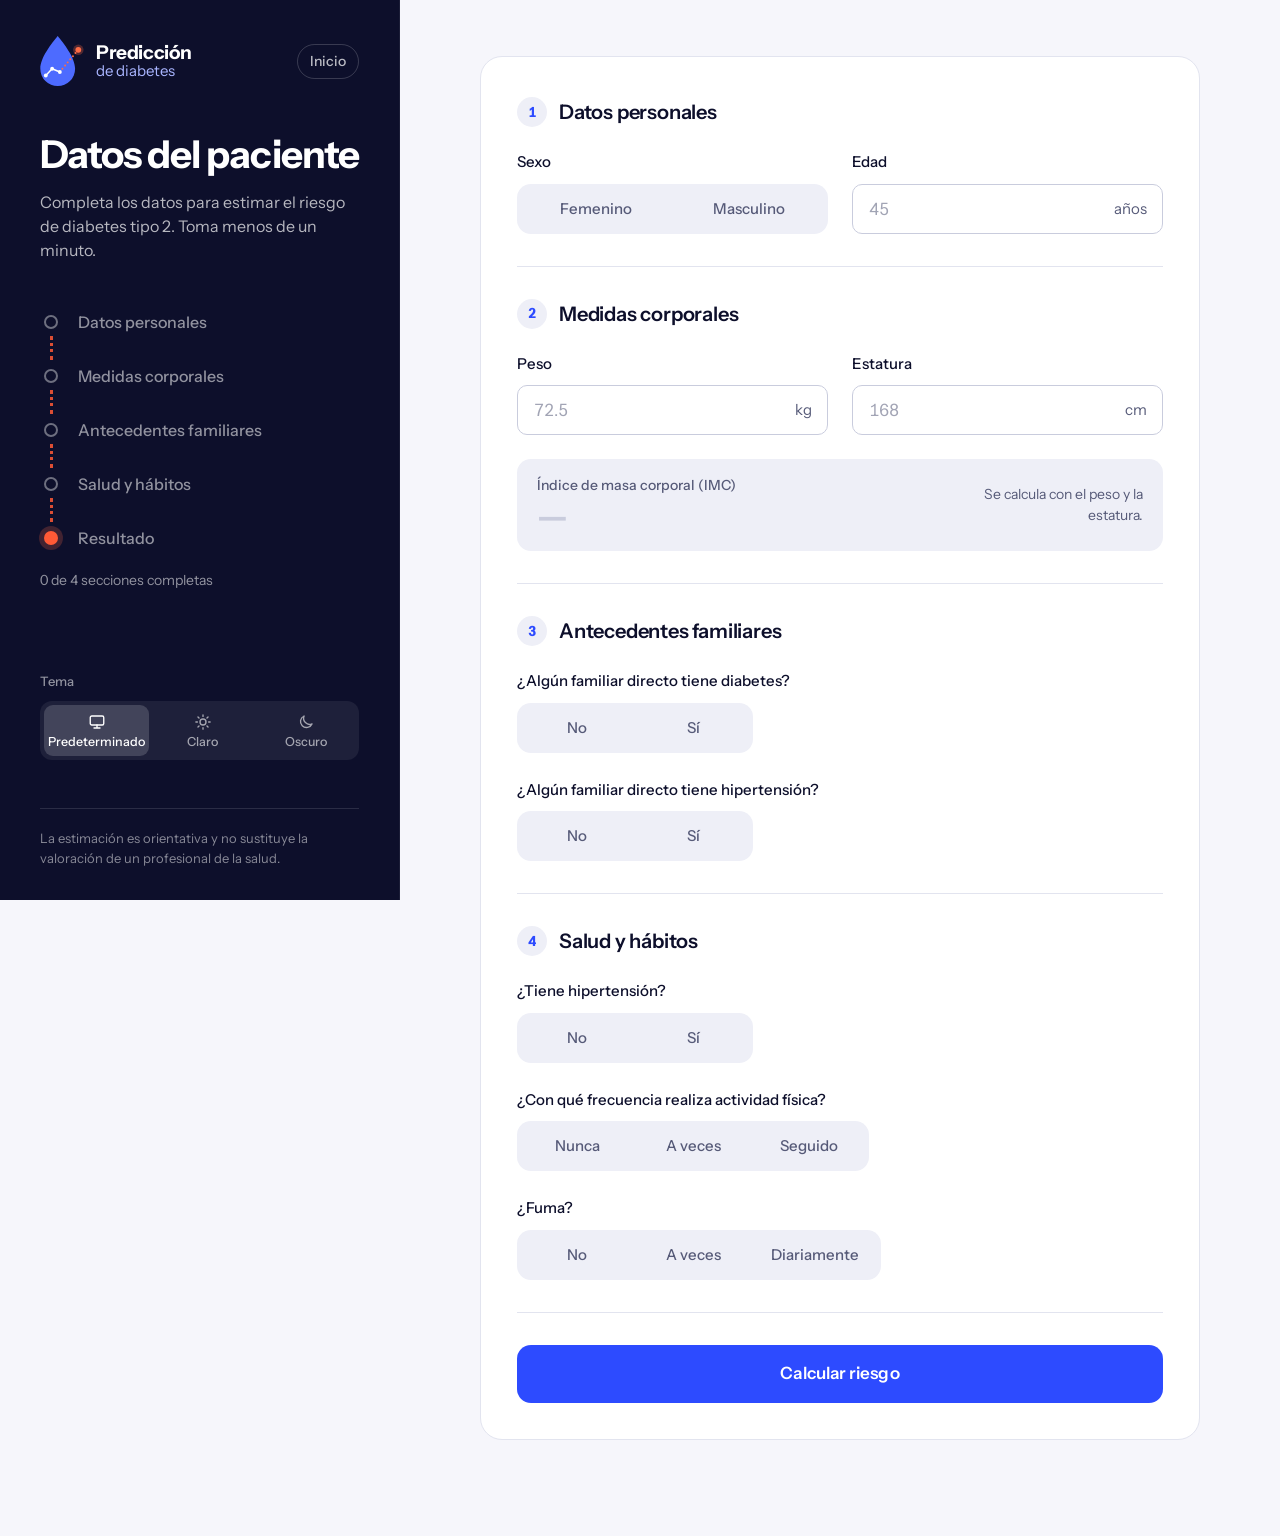
<file: Frontend/index.html>
<!DOCTYPE html>
<html lang="es">

<head>
    <meta charset="UTF-8">
    <meta name="viewport" content="width=device-width, initial-scale=1.0, viewport-fit=cover">
    <meta name="theme-color" content="#0D0F2B">

    <title>Datos del paciente · Predicción de diabetes</title>

    <link rel="icon" type="image/svg+xml" href="icono.svg">

    <link rel="preconnect" href="https://fonts.googleapis.com">
    <link rel="preconnect" href="https://fonts.gstatic.com" crossorigin>
    <link href="https://fonts.googleapis.com/css2?family=Instrument+Sans:wght@400;500;600;700&display=swap"
        rel="stylesheet">

    <script src="tema.js?v=4"></script>

    <link rel="stylesheet" href="style.css?v=4">
    <link rel="manifest" href="/manisfest.json">
<meta name="theme-color" content="#1e6fd9">
<meta name="viewport" content="width=device-width, initial-scale=1">

<!-- Para iPhone -->
<link rel="apple-touch-icon" href="/icons/apple-touch-icon.png">
<meta name="apple-mobile-web-app-capable" content="yes">
<meta name="apple-mobile-web-app-title" content="Riesgo Diabetes">
<meta name="apple-mobile-web-app-status-bar-style" content="default">
</head>

<body>

    <div class="app">

        <aside class="panel">

            <div class="panel-superior">

                <a class="marca" href="inicio.html" aria-label="Predicción de diabetes, ir al inicio">
                    <svg class="marca-gota" viewBox="0 0 410 470" aria-hidden="true">
                        <path class="gota" d="M165 0C110 68 3 200 3 305a162 162 0 0 0 324 0C327 200 220 68 165 0Z"/>
                        <path class="gota-linea" d="M54 368 113 305 185 335"/>
                        <circle class="gota-nodo" cx="54" cy="368" r="18"/>
                        <circle class="gota-nodo" cx="113" cy="305" r="18"/>
                        <circle class="gota-nodo" cx="185" cy="335" r="18"/>
                        <g class="gota-senal">
                            <circle cx="209" cy="305" r="9"/>
                            <circle cx="234" cy="275" r="9"/>
                            <circle cx="258" cy="246" r="9"/>
                            <circle cx="282" cy="217" r="9"/>
                            <circle cx="307" cy="188" r="9"/>
                            <circle cx="331" cy="159" r="9"/>
                            <circle class="gota-halo" cx="357" cy="129" r="49"/>
                            <circle cx="357" cy="129" r="27"/>
                        </g>
                    </svg>
                    <span class="marca-texto">
                        <strong>Predicción</strong>
                        <span>de diabetes</span>
                    </span>
                </a>

                <a class="enlace-inicio" href="inicio.html">Inicio</a>

            </div>

            <div class="panel-intro">
                <h1>Datos del paciente</h1>
                <p>
                    Completa los datos para estimar el riesgo de diabetes tipo 2.
                    Toma menos de un minuto.
                </p>
            </div>

            <div class="avance">
                <ol class="pasos" id="pasos">
                    <li class="paso" data-paso="personales"><span class="paso-nodo"></span><span class="paso-texto">Datos personales</span></li>
                    <li class="paso" data-paso="medidas"><span class="paso-nodo"></span><span class="paso-texto">Medidas corporales</span></li>
                    <li class="paso" data-paso="antecedentes"><span class="paso-nodo"></span><span class="paso-texto">Antecedentes familiares</span></li>
                    <li class="paso" data-paso="habitos"><span class="paso-nodo"></span><span class="paso-texto">Salud y hábitos</span></li>
                    <li class="paso paso-final" data-paso="resultado"><span class="paso-nodo"></span><span class="paso-texto">Resultado</span></li>
                </ol>
                <p class="pasos-contador" id="pasosContador" aria-live="polite">0 de 4 secciones completas</p>
            </div>

            <fieldset class="tema-selector">
                <legend>Tema</legend>
                <div class="tema-opciones">
                    <label title="Usa el modo de tu dispositivo">
                        <input type="radio" name="tema" value="sistema" checked>
                        <span><svg viewBox="0 0 24 24" aria-hidden="true"><rect x="3" y="4" width="18" height="12" rx="2"/><path d="M8 20h8M12 16v4"/></svg>Predeterminado</span>
                    </label>
                    <label>
                        <input type="radio" name="tema" value="claro">
                        <span><svg viewBox="0 0 24 24" aria-hidden="true"><circle cx="12" cy="12" r="4"/><path d="M12 2.5v2M12 19.5v2M2.5 12h2M19.5 12h2M5.3 5.3l1.4 1.4M17.3 17.3l1.4 1.4M5.3 18.7l1.4-1.4M17.3 6.7l1.4-1.4"/></svg>Claro</span>
                    </label>
                    <label>
                        <input type="radio" name="tema" value="oscuro">
                        <span><svg viewBox="0 0 24 24" aria-hidden="true"><path d="M20 14.5A8 8 0 0 1 9.5 4a8 8 0 1 0 10.5 10.5z"/></svg>Oscuro</span>
                    </label>
                </div>
            </fieldset>

            <p class="panel-aviso">
                La estimación es orientativa y no sustituye la valoración
                de un profesional de la salud.
            </p>

        </aside>

        <main class="contenido">

            <div class="contenedor">

                <form id="formularioPaciente" class="hoja" novalidate>

                    <!-- 1. DATOS PERSONALES -->
                    <fieldset class="seccion" data-paso="personales">

                        <legend><span class="seccion-num">1</span>Datos personales</legend>

                        <div class="campos campos-2">

                            <fieldset class="campo campo-opciones">
                                <legend>Sexo</legend>
                                <div class="segmentado">
                                    <label>
                                        <input type="radio" name="sexo" value="0" required>
                                        <span>Femenino</span>
                                    </label>
                                    <label>
                                        <input type="radio" name="sexo" value="1">
                                        <span>Masculino</span>
                                    </label>
                                </div>
                            </fieldset>

                            <div class="campo">
                                <label for="edad">Edad</label>
                                <div class="con-unidad">
                                    <input type="number" id="edad" name="edad" inputmode="numeric"
                                        min="20" max="95" placeholder="45" required>
                                    <span class="unidad">años</span>
                                </div>
                            </div>

                        </div>

                    </fieldset>

                    <!-- 2. MEDIDAS CORPORALES -->
                    <fieldset class="seccion" data-paso="medidas">

                        <legend><span class="seccion-num">2</span>Medidas corporales</legend>

                        <div class="campos campos-2">

                            <div class="campo">
                                <label for="peso">Peso</label>
                                <div class="con-unidad">
                                    <input type="number" id="peso" name="peso" inputmode="decimal"
                                        step="0.01" min="30" max="250" placeholder="72.5" required>
                                    <span class="unidad">kg</span>
                                </div>
                            </div>

                            <div class="campo">
                                <label for="estatura">Estatura</label>
                                <div class="con-unidad">
                                    <input type="number" id="estatura" name="estatura" inputmode="decimal"
                                        step="0.01" min="120" max="230" placeholder="168" required>
                                    <span class="unidad">cm</span>
                                </div>
                            </div>

                        </div>

                        <!-- IMC calculado automáticamente -->
                        <div class="imc" id="imcPanel" data-estado="vacio">
                            <label for="imc" class="imc-etiqueta">Índice de masa corporal (IMC)</label>
                            <input type="text" id="imc" name="imc" class="imc-valor"
                                placeholder="—" readonly tabindex="-1" aria-describedby="imcAyuda">
                            <p id="imcAyuda" class="imc-ayuda" aria-live="polite">
                                Se calcula con el peso y la estatura.
                            </p>
                        </div>

                    </fieldset>

                    <!-- 3. ANTECEDENTES FAMILIARES -->
                    <fieldset class="seccion" data-paso="antecedentes">

                        <legend><span class="seccion-num">3</span>Antecedentes familiares</legend>

                        <div class="campos campos-1">

                            <fieldset class="campo campo-opciones">
                                <legend>¿Algún familiar directo tiene diabetes?</legend>
                                <div class="segmentado">
                                    <label>
                                        <input type="radio" name="antecedente_diabetes_familiar" value="0" required>
                                        <span>No</span>
                                    </label>
                                    <label>
                                        <input type="radio" name="antecedente_diabetes_familiar" value="1">
                                        <span>Sí</span>
                                    </label>
                                </div>
                            </fieldset>

                            <fieldset class="campo campo-opciones">
                                <legend>¿Algún familiar directo tiene hipertensión?</legend>
                                <div class="segmentado">
                                    <label>
                                        <input type="radio" name="antecedente_hipertension_familiar" value="0" required>
                                        <span>No</span>
                                    </label>
                                    <label>
                                        <input type="radio" name="antecedente_hipertension_familiar" value="1">
                                        <span>Sí</span>
                                    </label>
                                </div>
                            </fieldset>

                        </div>

                    </fieldset>

                    <!-- 4. SALUD Y HÁBITOS -->
                    <fieldset class="seccion" data-paso="habitos">

                        <legend><span class="seccion-num">4</span>Salud y hábitos</legend>

                        <div class="campos campos-1">

                            <fieldset class="campo campo-opciones">
                                <legend>¿Tiene hipertensión?</legend>
                                <div class="segmentado">
                                    <label>
                                        <input type="radio" name="hipertension" value="0" required>
                                        <span>No</span>
                                    </label>
                                    <label>
                                        <input type="radio" name="hipertension" value="1">
                                        <span>Sí</span>
                                    </label>
                                    <!-- Solo se muestra cuando el sexo es Femenino -->
                                    <label id="opcionEmbarazo" class="opcion-embarazo" hidden>
                                        <input type="radio" name="hipertension" value="2" disabled>
                                        <span>Sí, durante el embarazo</span>
                                    </label>
                                </div>
                            </fieldset>

                            <fieldset class="campo campo-opciones">
                                <legend>¿Con qué frecuencia realiza actividad física?</legend>
                                <div class="segmentado">
                                    <label>
                                        <input type="radio" name="actividad_fisica" value="0" required>
                                        <span>Nunca</span>
                                    </label>
                                    <label>
                                        <input type="radio" name="actividad_fisica" value="1">
                                        <span>A veces</span>
                                    </label>
                                    <label>
                                        <input type="radio" name="actividad_fisica" value="2">
                                        <span>Seguido</span>
                                    </label>
                                </div>
                            </fieldset>

                            <fieldset class="campo campo-opciones">
                                <legend>¿Fuma?</legend>
                                <div class="segmentado">
                                    <label>
                                        <input type="radio" name="tabaquismo" value="0" required>
                                        <span>No</span>
                                    </label>
                                    <label>
                                        <input type="radio" name="tabaquismo" value="1">
                                        <span>A veces</span>
                                    </label>
                                    <label>
                                        <input type="radio" name="tabaquismo" value="2">
                                        <span>Diariamente</span>
                                    </label>
                                </div>
                            </fieldset>

                        </div>

                    </fieldset>

                    <p class="formulario-aviso" id="formularioAviso" role="alert" hidden></p>

                    <div class="acciones-formulario">
                        <button type="submit" class="boton-enviar">
                            Calcular riesgo
                        </button>
                    </div>

                </form>

                <div id="resultado" class="resultado" aria-live="polite"></div>

            </div>

        </main>

    </div>

    <script src="script.js?v=4"></script>
    <script>
  if ("serviceWorker" in navigator) {
    window.addEventListener("load", function () {
      navigator.serviceWorker.register("/sw.js");
    });
  }
</script>
</body>
</html>
</file>
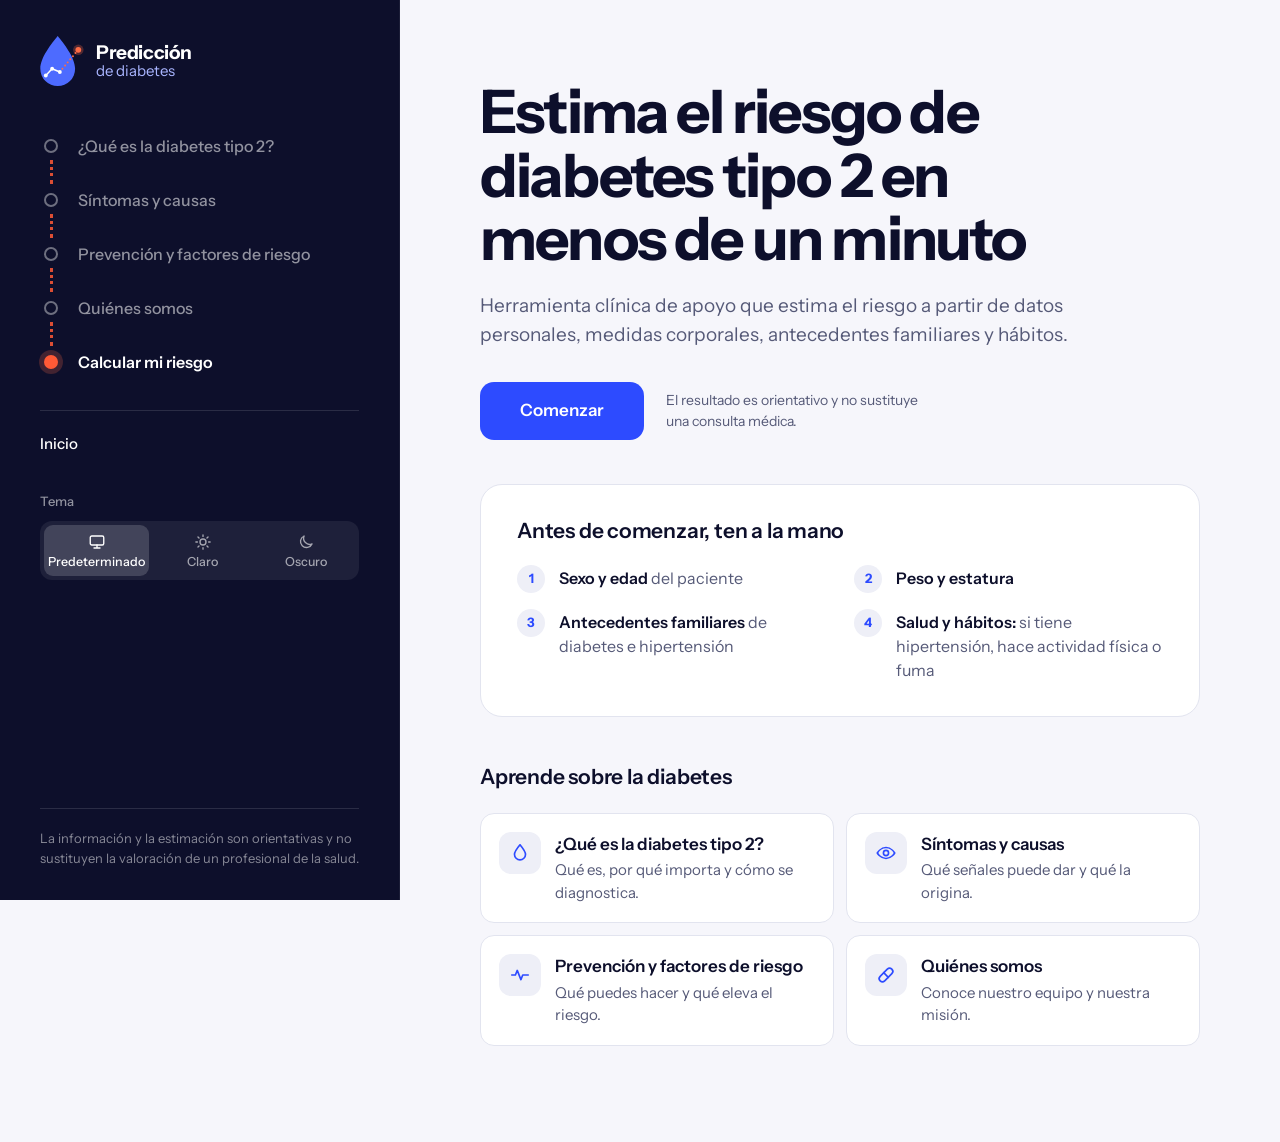
<file: Frontend/inicio.html>
<!DOCTYPE html>
<html lang="es">

<head>
    <meta charset="UTF-8">
    <meta name="viewport" content="width=device-width, initial-scale=1.0, viewport-fit=cover">
    <meta name="theme-color" content="#0D0F2B">

    <title>Predicción de diabetes</title>

    <link rel="icon" type="image/svg+xml" href="icono.svg">

    <link rel="preconnect" href="https://fonts.googleapis.com">
    <link rel="preconnect" href="https://fonts.gstatic.com" crossorigin>
    <link href="https://fonts.googleapis.com/css2?family=Instrument+Sans:wght@400;500;600;700&display=swap"
        rel="stylesheet">

    <script src="tema.js?v=4"></script>

    <link rel="stylesheet" href="style.css?v=4">
    <link rel="manifest" href="/manisfest.json">
<meta name="theme-color" content="#1e6fd9">
<meta name="viewport" content="width=device-width, initial-scale=1">

<!-- Para iPhone -->
<link rel="apple-touch-icon" href="/icons/apple-touch-icon.png">
<meta name="apple-mobile-web-app-capable" content="yes">
<meta name="apple-mobile-web-app-title" content="Riesgo Diabetes">
<meta name="apple-mobile-web-app-status-bar-style" content="default">
</head>

<body>

    <div class="app">

        <aside class="panel panel-nav">

            <div class="panel-superior">

                <a class="marca" href="inicio.html" aria-label="Predicción de diabetes, ir al inicio">
                    <svg class="marca-gota" viewBox="0 0 410 470" aria-hidden="true">
                        <path class="gota" d="M165 0C110 68 3 200 3 305a162 162 0 0 0 324 0C327 200 220 68 165 0Z"/>
                        <path class="gota-linea" d="M54 368 113 305 185 335"/>
                        <circle class="gota-nodo" cx="54" cy="368" r="18"/>
                        <circle class="gota-nodo" cx="113" cy="305" r="18"/>
                        <circle class="gota-nodo" cx="185" cy="335" r="18"/>
                        <g class="gota-senal">
                            <circle cx="209" cy="305" r="9"/>
                            <circle cx="234" cy="275" r="9"/>
                            <circle cx="258" cy="246" r="9"/>
                            <circle cx="282" cy="217" r="9"/>
                            <circle cx="307" cy="188" r="9"/>
                            <circle cx="331" cy="159" r="9"/>
                            <circle class="gota-halo" cx="357" cy="129" r="49"/>
                            <circle cx="357" cy="129" r="27"/>
                        </g>
                    </svg>
                    <span class="marca-texto">
                        <strong>Predicción</strong>
                        <span>de diabetes</span>
                    </span>
                </a>

                <button type="button" class="menu-boton" id="menuBoton"
                    aria-expanded="false" aria-controls="menuPanel" aria-label="Abrir menú">
                    <span class="menu-icono" aria-hidden="true">
                        <span></span>
                        <span></span>
                        <span></span>
                    </span>
                </button>

            </div>

            <nav class="menu" aria-label="Secciones">
                <div class="menu-panel" id="menuPanel" hidden>
                    <ol class="pasos ruta">
                        <li class="paso"><a href="introduccion.html"><span class="paso-nodo"></span><span class="paso-texto">¿Qué es la diabetes tipo 2?</span></a></li>
                        <li class="paso"><a href="sintomas_causas.html"><span class="paso-nodo"></span><span class="paso-texto">Síntomas y causas</span></a></li>
                        <li class="paso"><a href="prevencion.html"><span class="paso-nodo"></span><span class="paso-texto">Prevención y factores de riesgo</span></a></li>
                        <li class="paso"><a href="quienes_somos.html"><span class="paso-nodo"></span><span class="paso-texto">Quiénes somos</span></a></li>
                        <li class="paso paso-final"><a href="index.html"><span class="paso-nodo"></span><span class="paso-texto">Calcular mi riesgo</span></a></li>
                    </ol>
                    <ul class="menu-extra">
                        <li><a href="inicio.html" aria-current="page">Inicio</a></li>
                    </ul>
                    <fieldset class="tema-selector">
                        <legend>Tema</legend>
                        <div class="tema-opciones">
                            <label title="Usa el modo de tu dispositivo">
                                <input type="radio" name="tema" value="sistema" checked>
                                <span><svg viewBox="0 0 24 24" aria-hidden="true"><rect x="3" y="4" width="18" height="12" rx="2"/><path d="M8 20h8M12 16v4"/></svg>Predeterminado</span>
                            </label>
                            <label>
                                <input type="radio" name="tema" value="claro">
                                <span><svg viewBox="0 0 24 24" aria-hidden="true"><circle cx="12" cy="12" r="4"/><path d="M12 2.5v2M12 19.5v2M2.5 12h2M19.5 12h2M5.3 5.3l1.4 1.4M17.3 17.3l1.4 1.4M5.3 18.7l1.4-1.4M17.3 6.7l1.4-1.4"/></svg>Claro</span>
                            </label>
                            <label>
                                <input type="radio" name="tema" value="oscuro">
                                <span><svg viewBox="0 0 24 24" aria-hidden="true"><path d="M20 14.5A8 8 0 0 1 9.5 4a8 8 0 1 0 10.5 10.5z"/></svg>Oscuro</span>
                            </label>
                        </div>
                    </fieldset>
                </div>
            </nav>

            <p class="panel-aviso">
                La información y la estimación son orientativas y no sustituyen
                la valoración de un profesional de la salud.
            </p>

        </aside>

        <main class="contenido">

            <div class="contenedor">

                <section class="portada">
                    <h1>Estima el riesgo de diabetes tipo 2 en menos de un minuto</h1>
                    <p class="portada-texto">
                        Herramienta clínica de apoyo que estima el riesgo a partir de datos personales,
                        medidas corporales, antecedentes familiares y hábitos.
                    </p>
                    <div class="portada-acciones">
                        <a class="boton-primario boton-grande" href="index.html">Comenzar</a>
                        <p class="portada-aviso">El resultado es orientativo y no sustituye una consulta médica.</p>
                    </div>
                </section>

                <section class="hoja requisitos" aria-labelledby="tituloRequisitos">
                    <h2 id="tituloRequisitos">Antes de comenzar, ten a la mano</h2>
                    <ol class="lista-acciones">
                        <li><strong>Sexo y edad</strong> del paciente</li>
                        <li><strong>Peso y estatura</strong></li>
                        <li><strong>Antecedentes familiares</strong> de diabetes e hipertensión</li>
                        <li><strong>Salud y hábitos:</strong> si tiene hipertensión, hace actividad física o fuma</li>
                    </ol>
                </section>

                <section class="temas" aria-labelledby="tituloTemas">
                    <h2 id="tituloTemas">Aprende sobre la diabetes</h2>
                    <ul class="lista-temas">
                        <li>
                            <a class="tema" href="introduccion.html">
                                <span class="icono" aria-hidden="true"><svg viewBox="0 0 24 24"><path d="M12 3c3.5 4.2 6 7.3 6 10.5a6 6 0 0 1-12 0C6 10.3 8.5 7.2 12 3z"/></svg></span>
                                <span class="texto"><strong>¿Qué es la diabetes tipo 2?</strong>Qué es, por qué importa y cómo se diagnostica.</span>
                            </a>
                        </li>
                        <li>
                            <a class="tema" href="sintomas_causas.html">
                                <span class="icono" aria-hidden="true"><svg viewBox="0 0 24 24"><path d="M2.5 12s3.5-6 9.5-6 9.5 6 9.5 6-3.5 6-9.5 6-9.5-6-9.5-6z"/><circle cx="12" cy="12" r="2.8"/></svg></span>
                                <span class="texto"><strong>Síntomas y causas</strong>Qué señales puede dar y qué la origina.</span>
                            </a>
                        </li>
                        <li>
                            <a class="tema" href="prevencion.html">
                                <span class="icono" aria-hidden="true"><svg viewBox="0 0 24 24"><path d="M3 12h4l2-5 4 10 2-5h6"/></svg></span>
                                <span class="texto"><strong>Prevención y factores de riesgo</strong>Qué puedes hacer y qué eleva el riesgo.</span>
                            </a>
                        </li>
                        <li>
                            <a class="tema" href="quienes_somos.html">
                                <span class="icono" aria-hidden="true"><svg viewBox="0 0 24 24"><rect x="3" y="8.5" width="18" height="7" rx="3.5" transform="rotate(-45 12 12)"/><path d="M9.5 9.5l5 5"/></svg></span>
                                <span class="texto"><strong>Quiénes somos</strong>Conoce nuestro equipo y nuestra misión.</span>
                            </a>
                        </li>
                    </ul>
                </section>

            </div>

        </main>

    </div>

    <script src="menu.js?v=4"></script>
    <script>
  if ("serviceWorker" in navigator) {
    window.addEventListener("load", function () {
      navigator.serviceWorker.register("/sw.js");
    });
  }
</script>
</body>

</html>
</file>
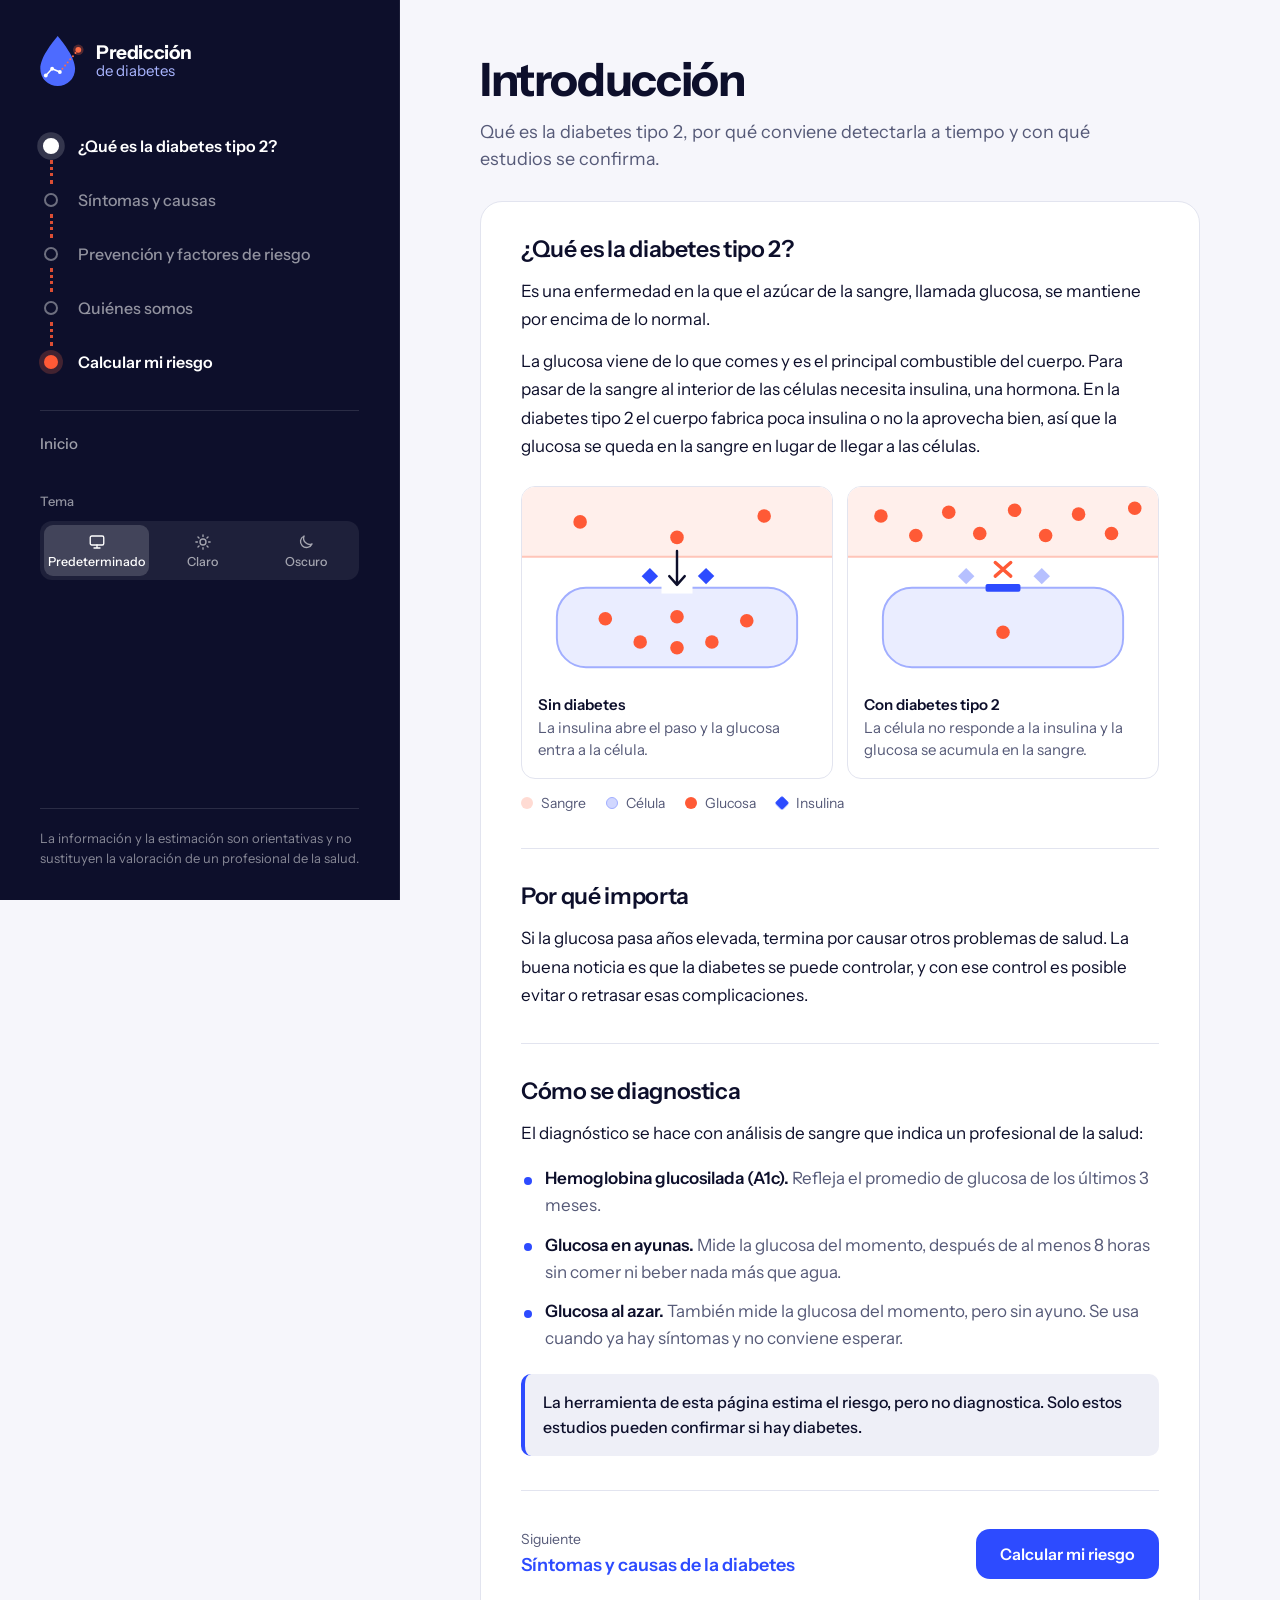
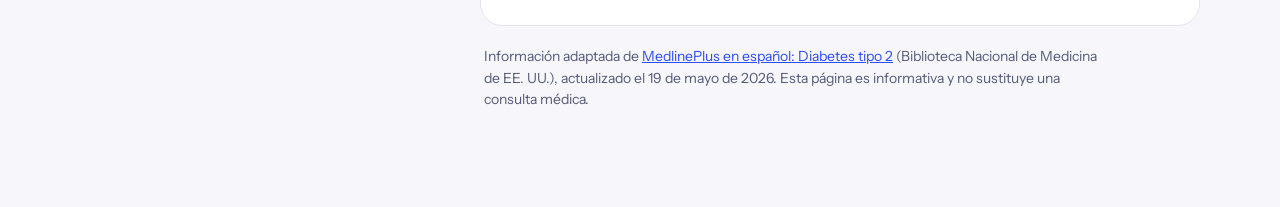
<file: Frontend/introduccion.html>
<!DOCTYPE html>
<html lang="es">

<head>
    <meta charset="UTF-8">
    <meta name="viewport" content="width=device-width, initial-scale=1.0, viewport-fit=cover">
    <meta name="theme-color" content="#0D0F2B">

    <title>Introducción · Predicción de diabetes</title>

    <link rel="icon" type="image/svg+xml" href="icono.svg">

    <link rel="preconnect" href="https://fonts.googleapis.com">
    <link rel="preconnect" href="https://fonts.gstatic.com" crossorigin>
    <link href="https://fonts.googleapis.com/css2?family=Instrument+Sans:wght@400;500;600;700&display=swap"
        rel="stylesheet">

    <script src="tema.js?v=4"></script>

    <link rel="stylesheet" href="style.css?v=4">
    <link rel="manifest" href="/manisfest.json">
<meta name="theme-color" content="#1e6fd9">
<meta name="viewport" content="width=device-width, initial-scale=1">

<!-- Para iPhone -->
<link rel="apple-touch-icon" href="/icons/apple-touch-icon.png">
<meta name="apple-mobile-web-app-capable" content="yes">
<meta name="apple-mobile-web-app-title" content="Riesgo Diabetes">
<meta name="apple-mobile-web-app-status-bar-style" content="default">
</head>



<body>

    <div class="app">

        <aside class="panel panel-nav">

            <div class="panel-superior">

                <a class="marca" href="inicio.html" aria-label="Predicción de diabetes, ir al inicio">
                    <svg class="marca-gota" viewBox="0 0 410 470" aria-hidden="true">
                        <path class="gota" d="M165 0C110 68 3 200 3 305a162 162 0 0 0 324 0C327 200 220 68 165 0Z"/>
                        <path class="gota-linea" d="M54 368 113 305 185 335"/>
                        <circle class="gota-nodo" cx="54" cy="368" r="18"/>
                        <circle class="gota-nodo" cx="113" cy="305" r="18"/>
                        <circle class="gota-nodo" cx="185" cy="335" r="18"/>
                        <g class="gota-senal">
                            <circle cx="209" cy="305" r="9"/>
                            <circle cx="234" cy="275" r="9"/>
                            <circle cx="258" cy="246" r="9"/>
                            <circle cx="282" cy="217" r="9"/>
                            <circle cx="307" cy="188" r="9"/>
                            <circle cx="331" cy="159" r="9"/>
                            <circle class="gota-halo" cx="357" cy="129" r="49"/>
                            <circle cx="357" cy="129" r="27"/>
                        </g>
                    </svg>
                    <span class="marca-texto">
                        <strong>Predicción</strong>
                        <span>de diabetes</span>
                    </span>
                </a>

                <button type="button" class="menu-boton" id="menuBoton"
                    aria-expanded="false" aria-controls="menuPanel" aria-label="Abrir menú">
                    <span class="menu-icono" aria-hidden="true">
                        <span></span>
                        <span></span>
                        <span></span>
                    </span>
                </button>

            </div>

            <nav class="menu" aria-label="Secciones">
                <div class="menu-panel" id="menuPanel" hidden>
                    <ol class="pasos ruta">
                        <li class="paso completo actual"><a href="introduccion.html" aria-current="page"><span class="paso-nodo"></span><span class="paso-texto">¿Qué es la diabetes tipo 2?</span></a></li>
                        <li class="paso"><a href="sintomas_causas.html"><span class="paso-nodo"></span><span class="paso-texto">Síntomas y causas</span></a></li>
                        <li class="paso"><a href="prevencion.html"><span class="paso-nodo"></span><span class="paso-texto">Prevención y factores de riesgo</span></a></li>
                        <li class="paso"><a href="quienes_somos.html"><span class="paso-nodo"></span><span class="paso-texto">Quiénes somos</span></a></li>
                        <li class="paso paso-final"><a href="index.html"><span class="paso-nodo"></span><span class="paso-texto">Calcular mi riesgo</span></a></li>
                    </ol>
                    <ul class="menu-extra">
                        <li><a href="inicio.html">Inicio</a></li>
                    </ul>
                    <fieldset class="tema-selector">
                        <legend>Tema</legend>
                        <div class="tema-opciones">
                            <label title="Usa el modo de tu dispositivo">
                                <input type="radio" name="tema" value="sistema" checked>
                                <span><svg viewBox="0 0 24 24" aria-hidden="true"><rect x="3" y="4" width="18" height="12" rx="2"/><path d="M8 20h8M12 16v4"/></svg>Predeterminado</span>
                            </label>
                            <label>
                                <input type="radio" name="tema" value="claro">
                                <span><svg viewBox="0 0 24 24" aria-hidden="true"><circle cx="12" cy="12" r="4"/><path d="M12 2.5v2M12 19.5v2M2.5 12h2M19.5 12h2M5.3 5.3l1.4 1.4M17.3 17.3l1.4 1.4M5.3 18.7l1.4-1.4M17.3 6.7l1.4-1.4"/></svg>Claro</span>
                            </label>
                            <label>
                                <input type="radio" name="tema" value="oscuro">
                                <span><svg viewBox="0 0 24 24" aria-hidden="true"><path d="M20 14.5A8 8 0 0 1 9.5 4a8 8 0 1 0 10.5 10.5z"/></svg>Oscuro</span>
                            </label>
                        </div>
                    </fieldset>
                </div>
            </nav>

            <p class="panel-aviso">
                La información y la estimación son orientativas y no sustituyen
                la valoración de un profesional de la salud.
            </p>

        </aside>

        <main class="contenido">

            <div class="contenedor">

                <header class="articulo-cabecera">
                    <h1>Introducción</h1>
                    <p class="articulo-intro">Qué es la diabetes tipo 2, por qué conviene detectarla a tiempo y con qué estudios se confirma.</p>
                </header>

                <article class="articulo hoja">

                    <section>
                        <h2>¿Qué es la diabetes tipo 2?</h2>
                        <p>
                            Es una enfermedad en la que el azúcar de la sangre, llamada glucosa,
                            se mantiene por encima de lo normal.
                        </p>
                        <p>
                            La glucosa viene de lo que comes y es el principal combustible del cuerpo.
                            Para pasar de la sangre al interior de las células necesita insulina, una hormona.
                            En la diabetes tipo 2 el cuerpo fabrica poca insulina o no la aprovecha bien,
                            así que la glucosa se queda en la sangre en lugar de llegar a las células.
                        </p>

                        <figure class="figura">
                            <div class="figura-paneles">
                                <div class="figura-panel">
                                    <svg viewBox="0 0 320 200" role="img" aria-label="Ilustración: la insulina abre el paso y la glucosa entra de la sangre a la célula."><rect class="il-fondo" width="320" height="200"/><rect class="il-sangre" width="320" height="72"/><path class="il-sangre-borde" d="M0 72h320"/><rect class="il-celula" x="36" y="104" width="248" height="82" rx="30"/>
<rect class="il-puerta-abierta" x="144" y="98" width="32" height="12"/>
<circle class="il-glucosa" cx="60" cy="36" r="7"/><circle class="il-glucosa" cx="250" cy="30" r="7"/><circle class="il-glucosa" cx="160" cy="52" r="7"/>
<path class="il-flecha" d="M160 66v34M152 92l8 9 8-9"/>
<rect class="il-insulina" x="126" y="86" width="12" height="12" transform="rotate(45 132 92)"/><rect class="il-insulina" x="184" y="86" width="12" height="12" transform="rotate(45 190 92)"/>
<circle class="il-glucosa" cx="86" cy="136" r="7"/><circle class="il-glucosa" cx="122" cy="160" r="7"/><circle class="il-glucosa" cx="160" cy="134" r="7"/><circle class="il-glucosa" cx="196" cy="160" r="7"/><circle class="il-glucosa" cx="232" cy="138" r="7"/><circle class="il-glucosa" cx="160" cy="166" r="7"/></svg>
                                    <p class="figura-texto">
                                        <strong>Sin diabetes</strong>
                                        La insulina abre el paso y la glucosa entra a la célula.
                                    </p>
                                </div>
                                <div class="figura-panel">
                                    <svg viewBox="0 0 320 200" role="img" aria-label="Ilustración: la célula no responde a la insulina y la glucosa se acumula en la sangre."><rect class="il-fondo" width="320" height="200"/><rect class="il-sangre" width="320" height="72"/><path class="il-sangre-borde" d="M0 72h320"/><rect class="il-celula" x="36" y="104" width="248" height="82" rx="30"/>
<rect class="il-puerta-cerrada" x="142" y="100" width="36" height="8" rx="2"/>
<circle class="il-glucosa" cx="34" cy="30" r="7"/><circle class="il-glucosa" cx="70" cy="50" r="7"/><circle class="il-glucosa" cx="104" cy="26" r="7"/><circle class="il-glucosa" cx="136" cy="48" r="7"/><circle class="il-glucosa" cx="172" cy="24" r="7"/><circle class="il-glucosa" cx="204" cy="50" r="7"/><circle class="il-glucosa" cx="238" cy="28" r="7"/><circle class="il-glucosa" cx="272" cy="48" r="7"/><circle class="il-glucosa" cx="296" cy="22" r="7"/>
<path class="il-bloqueo" d="M152 78l16 14M168 78l-16 14"/>
<rect class="il-insulina-tenue" x="116" y="86" width="12" height="12" transform="rotate(45 122 92)"/><rect class="il-insulina-tenue" x="194" y="86" width="12" height="12" transform="rotate(45 200 92)"/>
<circle class="il-glucosa" cx="160" cy="150" r="7"/></svg>
                                    <p class="figura-texto">
                                        <strong>Con diabetes tipo 2</strong>
                                        La célula no responde a la insulina y la glucosa se acumula en la sangre.
                                    </p>
                                </div>
                            </div>
                            <figcaption class="leyenda">
                                <span><i class="l-sangre"></i> Sangre</span>
                                <span><i class="l-celula"></i> Célula</span>
                                <span><i class="l-glucosa"></i> Glucosa</span>
                                <span><i class="l-insulina"></i> Insulina</span>
                            </figcaption>
                        </figure>
                    </section>

                    <section>
                        <h2>Por qué importa</h2>
                        <p>
                            Si la glucosa pasa años elevada, termina por causar otros problemas de salud.
                            La buena noticia es que la diabetes se puede controlar, y con ese control
                            es posible evitar o retrasar esas complicaciones.
                        </p>
                    </section>

                    <section>
                        <h2>Cómo se diagnostica</h2>
                        <p>
                            El diagnóstico se hace con análisis de sangre que indica un profesional de la salud:
                        </p>
                        <ul class="lista-puntos">
                            <li><strong>Hemoglobina glucosilada (A1c).</strong> Refleja el promedio de glucosa de los últimos 3 meses.</li>
                            <li><strong>Glucosa en ayunas.</strong> Mide la glucosa del momento, después de al menos 8 horas sin comer ni beber nada más que agua.</li>
                            <li><strong>Glucosa al azar.</strong> También mide la glucosa del momento, pero sin ayuno. Se usa cuando ya hay síntomas y no conviene esperar.</li>
                        </ul>
                        <p class="nota-destacada">
                            La herramienta de esta página estima el riesgo, pero no diagnostica.
                            Solo estos estudios pueden confirmar si hay diabetes.
                        </p>
                    </section>

                    <footer class="articulo-pie">
                        <a class="enlace-siguiente" href="sintomas_causas.html">
                            <small>Siguiente</small>
                            <span>Síntomas y causas de la diabetes</span>
                        </a>
                        <a class="boton-primario" href="index.html">Calcular mi riesgo</a>
                    </footer>

                </article>

                <p class="fuente">
                    Información adaptada de
                    <a href="https://medlineplus.gov/spanish/diabetestype2.html" target="_blank" rel="noopener">MedlinePlus en español: Diabetes tipo 2</a>
                    (Biblioteca Nacional de Medicina de EE. UU.), actualizado el 19 de mayo de 2026.
                    Esta página es informativa y no sustituye una consulta médica.
                </p>

            </div>

        </main>

    </div>

    <script src="menu.js?v=4"></script>
    <script>
  if ("serviceWorker" in navigator) {
    window.addEventListener("load", function () {
      navigator.serviceWorker.register("/sw.js");
    });
  }
</script>
</body>

</html>
</file>
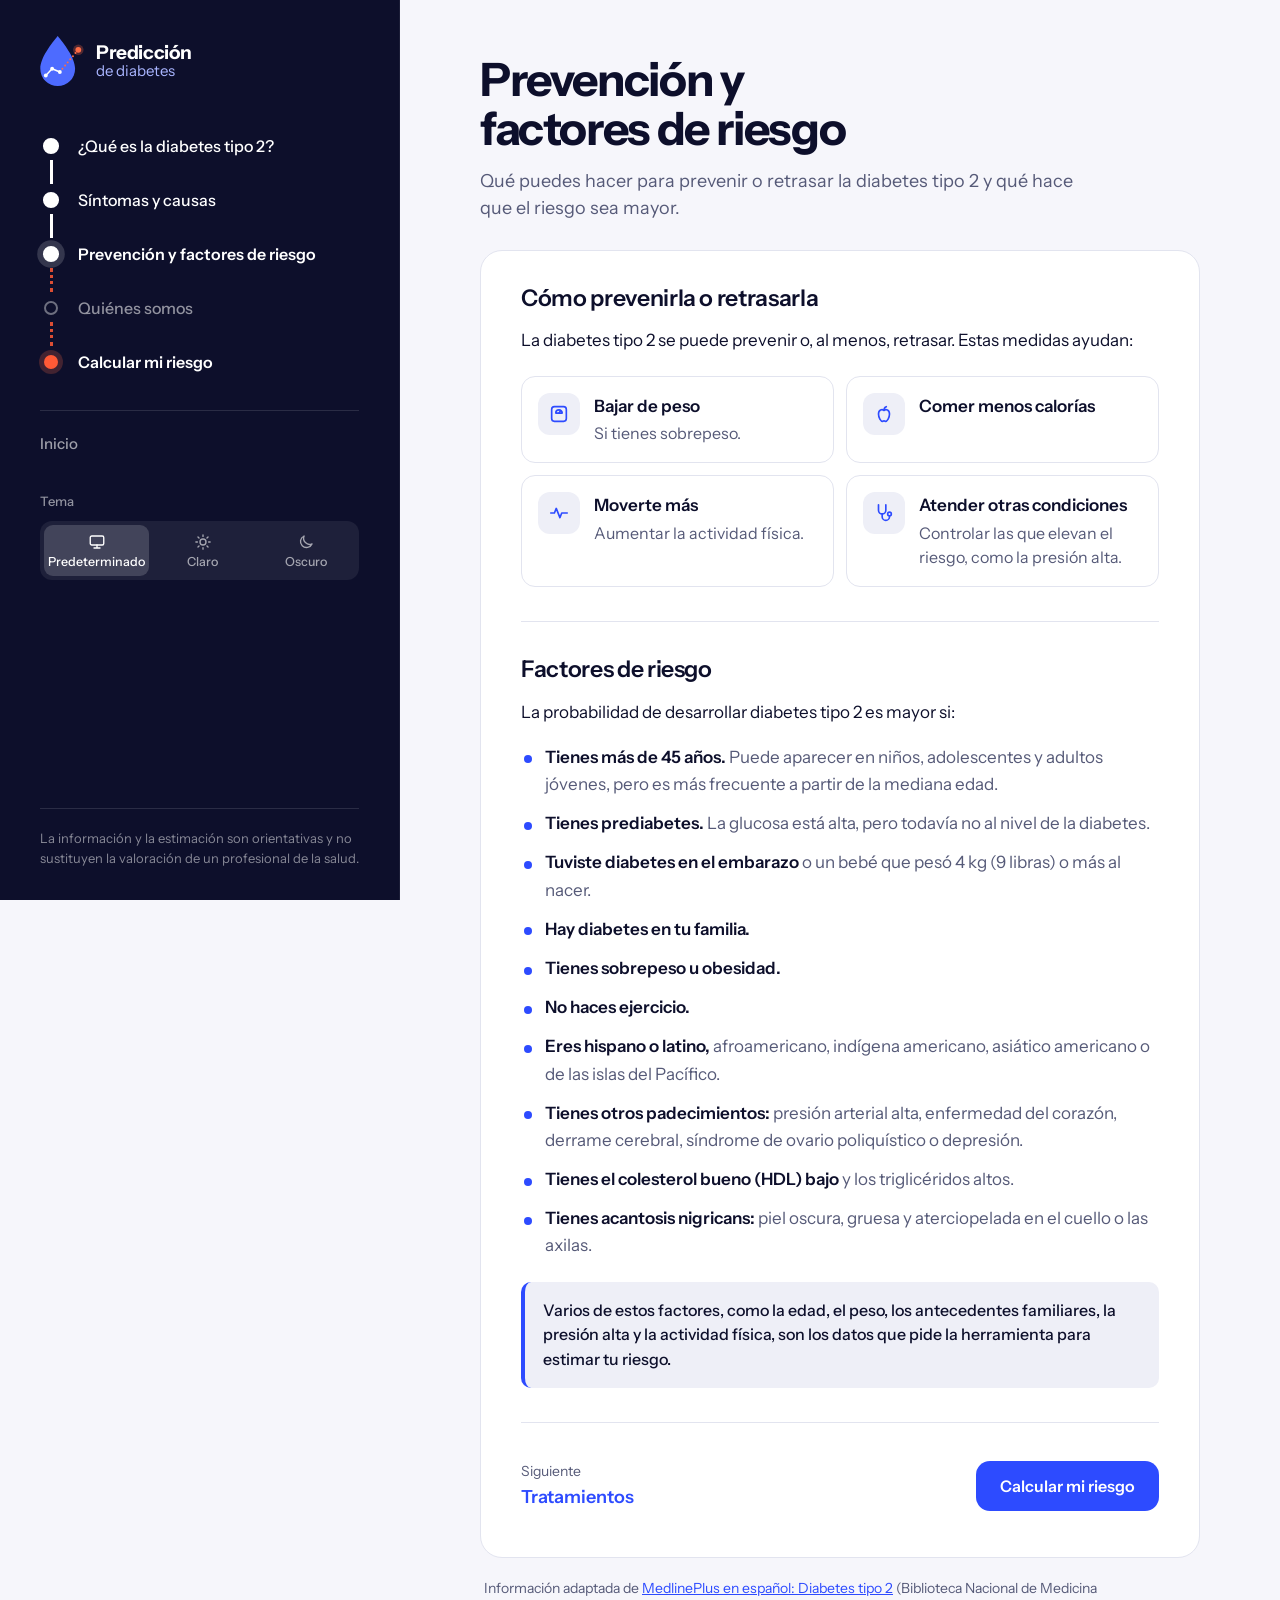
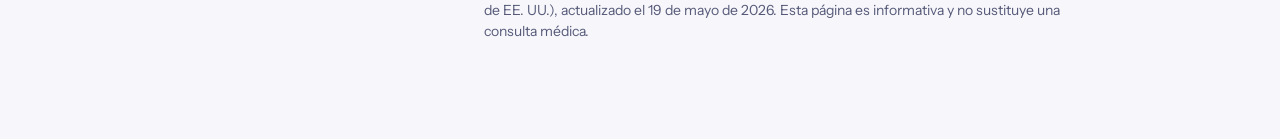
<file: Frontend/prevencion.html>
<!DOCTYPE html>
<html lang="es">

<head>
    <meta charset="UTF-8">
    <meta name="viewport" content="width=device-width, initial-scale=1.0, viewport-fit=cover">
    <meta name="theme-color" content="#0D0F2B">

    <title>Prevención y factores de riesgo · Predicción de diabetes</title>

    <link rel="icon" type="image/svg+xml" href="icono.svg">

    <link rel="preconnect" href="https://fonts.googleapis.com">
    <link rel="preconnect" href="https://fonts.gstatic.com" crossorigin>
    <link href="https://fonts.googleapis.com/css2?family=Instrument+Sans:wght@400;500;600;700&display=swap"
        rel="stylesheet">

    <script src="tema.js?v=4"></script>

    <link rel="stylesheet" href="style.css?v=4">
    <link rel="manifest" href="/manisfest.json">
<meta name="theme-color" content="#1e6fd9">
<meta name="viewport" content="width=device-width, initial-scale=1">

<!-- Para iPhone -->
<link rel="apple-touch-icon" href="/icons/apple-touch-icon.png">
<meta name="apple-mobile-web-app-capable" content="yes">
<meta name="apple-mobile-web-app-title" content="Riesgo Diabetes">
<meta name="apple-mobile-web-app-status-bar-style" content="default">
</head>

<body>

    <div class="app">

        <aside class="panel panel-nav">

            <div class="panel-superior">

                <a class="marca" href="inicio.html" aria-label="Predicción de diabetes, ir al inicio">
                    <svg class="marca-gota" viewBox="0 0 410 470" aria-hidden="true">
                        <path class="gota" d="M165 0C110 68 3 200 3 305a162 162 0 0 0 324 0C327 200 220 68 165 0Z"/>
                        <path class="gota-linea" d="M54 368 113 305 185 335"/>
                        <circle class="gota-nodo" cx="54" cy="368" r="18"/>
                        <circle class="gota-nodo" cx="113" cy="305" r="18"/>
                        <circle class="gota-nodo" cx="185" cy="335" r="18"/>
                        <g class="gota-senal">
                            <circle cx="209" cy="305" r="9"/>
                            <circle cx="234" cy="275" r="9"/>
                            <circle cx="258" cy="246" r="9"/>
                            <circle cx="282" cy="217" r="9"/>
                            <circle cx="307" cy="188" r="9"/>
                            <circle cx="331" cy="159" r="9"/>
                            <circle class="gota-halo" cx="357" cy="129" r="49"/>
                            <circle cx="357" cy="129" r="27"/>
                        </g>
                    </svg>
                    <span class="marca-texto">
                        <strong>Predicción</strong>
                        <span>de diabetes</span>
                    </span>
                </a>

                <button type="button" class="menu-boton" id="menuBoton"
                    aria-expanded="false" aria-controls="menuPanel" aria-label="Abrir menú">
                    <span class="menu-icono" aria-hidden="true">
                        <span></span>
                        <span></span>
                        <span></span>
                    </span>
                </button>

            </div>

            <nav class="menu" aria-label="Secciones">
                <div class="menu-panel" id="menuPanel" hidden>
                    <ol class="pasos ruta">
                        <li class="paso completo"><a href="introduccion.html"><span class="paso-nodo"></span><span class="paso-texto">¿Qué es la diabetes tipo 2?</span></a></li>
                        <li class="paso completo"><a href="sintomas_causas.html"><span class="paso-nodo"></span><span class="paso-texto">Síntomas y causas</span></a></li>
                        <li class="paso completo actual"><a href="prevencion.html" aria-current="page"><span class="paso-nodo"></span><span class="paso-texto">Prevención y factores de riesgo</span></a></li>
                        <li class="paso"><a href="quienes_somos.html"><span class="paso-nodo"></span><span class="paso-texto">Quiénes somos</span></a></li>
                        <li class="paso paso-final"><a href="index.html"><span class="paso-nodo"></span><span class="paso-texto">Calcular mi riesgo</span></a></li>
                    </ol>
                    <ul class="menu-extra">
                        <li><a href="inicio.html">Inicio</a></li>
                     </ul>
                    <fieldset class="tema-selector">
                        <legend>Tema</legend>
                        <div class="tema-opciones">
                            <label title="Usa el modo de tu dispositivo">
                                <input type="radio" name="tema" value="sistema" checked>
                                <span><svg viewBox="0 0 24 24" aria-hidden="true"><rect x="3" y="4" width="18" height="12" rx="2"/><path d="M8 20h8M12 16v4"/></svg>Predeterminado</span>
                            </label>
                            <label>
                                <input type="radio" name="tema" value="claro">
                                <span><svg viewBox="0 0 24 24" aria-hidden="true"><circle cx="12" cy="12" r="4"/><path d="M12 2.5v2M12 19.5v2M2.5 12h2M19.5 12h2M5.3 5.3l1.4 1.4M17.3 17.3l1.4 1.4M5.3 18.7l1.4-1.4M17.3 6.7l1.4-1.4"/></svg>Claro</span>
                            </label>
                            <label>
                                <input type="radio" name="tema" value="oscuro">
                                <span><svg viewBox="0 0 24 24" aria-hidden="true"><path d="M20 14.5A8 8 0 0 1 9.5 4a8 8 0 1 0 10.5 10.5z"/></svg>Oscuro</span>
                            </label>
                        </div>
                    </fieldset>
                </div>
            </nav>

            <p class="panel-aviso">
                La información y la estimación son orientativas y no sustituyen
                la valoración de un profesional de la salud.
            </p>

        </aside>

        <main class="contenido">

            <div class="contenedor">

                <header class="articulo-cabecera">
                    <h1>Prevención y factores de riesgo</h1>
                    <p class="articulo-intro">Qué puedes hacer para prevenir o retrasar la diabetes tipo 2 y qué hace que el riesgo sea mayor.</p>
                </header>

                <article class="articulo hoja">

                    <section>
                        <h2>Cómo prevenirla o retrasarla</h2>
                        <p>
                            La diabetes tipo 2 se puede prevenir o, al menos, retrasar. Estas medidas ayudan:
                        </p>
                        <ul class="lista-iconos con-detalle">
                            <li>
                                <span class="icono" aria-hidden="true"><svg viewBox="0 0 24 24"><rect x="4" y="4" width="16" height="16" rx="3"/><path d="M8.5 11a3.5 3.5 0 0 1 7 0z"/><path d="M12 11l1.3-2"/></svg></span>
                                <span class="texto"><strong>Bajar de peso</strong>Si tienes sobrepeso.</span>
                            </li>
                            <li>
                                <span class="icono" aria-hidden="true"><svg viewBox="0 0 24 24"><path d="M12 8c-2-1.6-6-1-6 4 0 4 2.5 8 4.5 8 .8 0 1-.5 1.5-.5s.7.5 1.5.5c2 0 4.5-4 4.5-8 0-5-4-5.6-6-4z"/><path d="M12 8c0-1.8.8-3.5 2.5-4"/></svg></span>
                                <span class="texto"><strong>Comer menos calorías</strong></span>
                            </li>
                            <li>
                                <span class="icono" aria-hidden="true"><svg viewBox="0 0 24 24"><path d="M3 12h4l2-5 4 10 2-5h6"/></svg></span>
                                <span class="texto"><strong>Moverte más</strong>Aumentar la actividad física.</span>
                            </li>
                            <li>
                                <span class="icono" aria-hidden="true"><svg viewBox="0 0 24 24"><path d="M6 3v6a4 4 0 0 0 8 0V3"/><path d="M10 13v3a4 4 0 0 0 8 0v-1"/><circle cx="18" cy="13" r="2"/></svg></span>
                                <span class="texto"><strong>Atender otras condiciones</strong>Controlar las que elevan el riesgo, como la presión alta.</span>
                            </li>
                        </ul>
                    </section>

                    <section>
                        <h2>Factores de riesgo</h2>
                        <p>
                            La probabilidad de desarrollar diabetes tipo 2 es mayor si:
                        </p>
                        <ul class="lista-puntos">
                            <li><strong>Tienes más de 45 años.</strong> Puede aparecer en niños, adolescentes y adultos jóvenes, pero es más frecuente a partir de la mediana edad.</li>
                            <li><strong>Tienes prediabetes.</strong> La glucosa está alta, pero todavía no al nivel de la diabetes.</li>
                            <li><strong>Tuviste diabetes en el embarazo</strong> o un bebé que pesó 4 kg (9 libras) o más al nacer.</li>
                            <li><strong>Hay diabetes en tu familia.</strong></li>
                            <li><strong>Tienes sobrepeso u obesidad.</strong></li>
                            <li><strong>No haces ejercicio.</strong></li>
                            <li><strong>Eres hispano o latino,</strong> afroamericano, indígena americano, asiático americano o de las islas del Pacífico.</li>
                            <li><strong>Tienes otros padecimientos:</strong> presión arterial alta, enfermedad del corazón, derrame cerebral, síndrome de ovario poliquístico o depresión.</li>
                            <li><strong>Tienes el colesterol bueno (HDL) bajo</strong> y los triglicéridos altos.</li>
                            <li><strong>Tienes acantosis nigricans:</strong> piel oscura, gruesa y aterciopelada en el cuello o las axilas.</li>
                        </ul>
                        <p class="nota-destacada">
                            Varios de estos factores, como la edad, el peso, los antecedentes familiares,
                            la presión alta y la actividad física, son los datos que pide la herramienta para estimar tu riesgo.
                        </p>
                    </section>

                    <footer class="articulo-pie">
                        <a class="enlace-siguiente" href="tratamientos.html">
                            <small>Siguiente</small>
                            <span>Tratamientos</span>
                        </a>
                        <a class="boton-primario" href="index.html">Calcular mi riesgo</a>
                    </footer>

                </article>

                <p class="fuente">
                    Información adaptada de
                    <a href="https://medlineplus.gov/spanish/diabetestype2.html" target="_blank" rel="noopener">MedlinePlus en español: Diabetes tipo 2</a>
                    (Biblioteca Nacional de Medicina de EE. UU.), actualizado el 19 de mayo de 2026.
                    Esta página es informativa y no sustituye una consulta médica.
                </p>

            </div>

        </main>

    </div>

    <script src="menu.js?v=4"></script>
    <script>
  if ("serviceWorker" in navigator) {
    window.addEventListener("load", function () {
      navigator.serviceWorker.register("/sw.js");
    });
  }
</script>

</body>

</html>
</file>
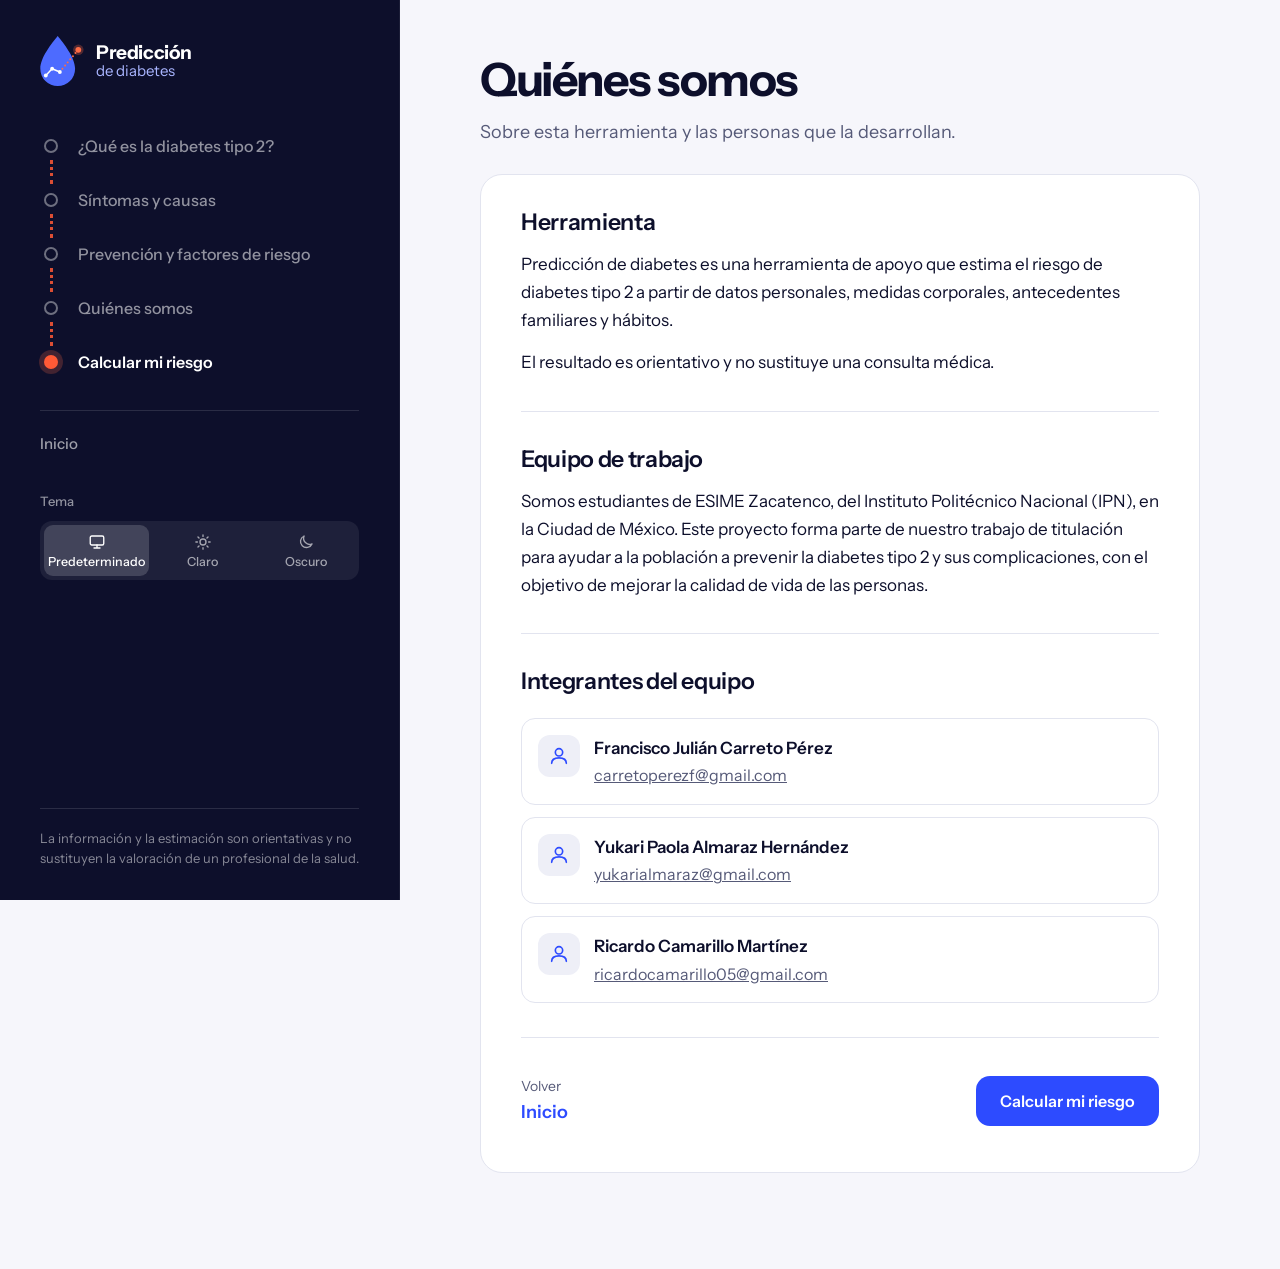
<file: Frontend/quienes_somos.html>
<!DOCTYPE html>
<html lang="es">

<head>
    <meta charset="UTF-8">
    <meta name="viewport" content="width=device-width, initial-scale=1.0, viewport-fit=cover">
    <meta name="theme-color" content="#0D0F2B">

    <title>Quiénes somos · Predicción de diabetes</title>

    <link rel="icon" type="image/svg+xml" href="icono.svg">

    <link rel="preconnect" href="https://fonts.googleapis.com">
    <link rel="preconnect" href="https://fonts.gstatic.com" crossorigin>
    <link href="https://fonts.googleapis.com/css2?family=Instrument+Sans:wght@400;500;600;700&display=swap"
        rel="stylesheet">

    <script src="tema.js?v=4"></script>

    <link rel="stylesheet" href="style.css?v=4">
    <link rel="manifest" href="/manisfest.json">
<meta name="theme-color" content="#1e6fd9">
<meta name="viewport" content="width=device-width, initial-scale=1">

<!-- Para iPhone -->
<link rel="apple-touch-icon" href="/icons/apple-touch-icon.png">
<meta name="apple-mobile-web-app-capable" content="yes">
<meta name="apple-mobile-web-app-title" content="Riesgo Diabetes">
<meta name="apple-mobile-web-app-status-bar-style" content="default">
</head>

<body>

    <div class="app">

        <aside class="panel panel-nav">

            <div class="panel-superior">

                <a class="marca" href="inicio.html" aria-label="Predicción de diabetes, ir al inicio">
                    <svg class="marca-gota" viewBox="0 0 410 470" aria-hidden="true">
                        <path class="gota" d="M165 0C110 68 3 200 3 305a162 162 0 0 0 324 0C327 200 220 68 165 0Z"/>
                        <path class="gota-linea" d="M54 368 113 305 185 335"/>
                        <circle class="gota-nodo" cx="54" cy="368" r="18"/>
                        <circle class="gota-nodo" cx="113" cy="305" r="18"/>
                        <circle class="gota-nodo" cx="185" cy="335" r="18"/>
                        <g class="gota-senal">
                            <circle cx="209" cy="305" r="9"/>
                            <circle cx="234" cy="275" r="9"/>
                            <circle cx="258" cy="246" r="9"/>
                            <circle cx="282" cy="217" r="9"/>
                            <circle cx="307" cy="188" r="9"/>
                            <circle cx="331" cy="159" r="9"/>
                            <circle class="gota-halo" cx="357" cy="129" r="49"/>
                            <circle cx="357" cy="129" r="27"/>
                        </g>
                    </svg>
                    <span class="marca-texto">
                        <strong>Predicción</strong>
                        <span>de diabetes</span>
                    </span>
                </a>

                <button type="button" class="menu-boton" id="menuBoton"
                    aria-expanded="false" aria-controls="menuPanel" aria-label="Abrir menú">
                    <span class="menu-icono" aria-hidden="true">
                        <span></span>
                        <span></span>
                        <span></span>
                    </span>
                </button>

            </div>

            <nav class="menu" aria-label="Secciones">
                <div class="menu-panel" id="menuPanel" hidden>
                    <ol class="pasos ruta">
                        <li class="paso"><a href="introduccion.html"><span class="paso-nodo"></span><span class="paso-texto">¿Qué es la diabetes tipo 2?</span></a></li>
                        <li class="paso"><a href="sintomas_causas.html"><span class="paso-nodo"></span><span class="paso-texto">Síntomas y causas</span></a></li>
                        <li class="paso"><a href="prevencion.html"><span class="paso-nodo"></span><span class="paso-texto">Prevención y factores de riesgo</span></a></li>
                        <li class="paso"><a href="quienes_somos.html"><span class="paso-nodo"></span><span class="paso-texto">Quiénes somos</span></a></li>
                        <li class="paso paso-final"><a href="index.html"><span class="paso-nodo"></span><span class="paso-texto">Calcular mi riesgo</span></a></li>
                    </ol>
                    <ul class="menu-extra">
                        <li><a href="inicio.html">Inicio</a></li>
                    </ul>
                    <fieldset class="tema-selector">
                        <legend>Tema</legend>
                        <div class="tema-opciones">
                            <label title="Usa el modo de tu dispositivo">
                                <input type="radio" name="tema" value="sistema" checked>
                                <span><svg viewBox="0 0 24 24" aria-hidden="true"><rect x="3" y="4" width="18" height="12" rx="2"/><path d="M8 20h8M12 16v4"/></svg>Predeterminado</span>
                            </label>
                            <label>
                                <input type="radio" name="tema" value="claro">
                                <span><svg viewBox="0 0 24 24" aria-hidden="true"><circle cx="12" cy="12" r="4"/><path d="M12 2.5v2M12 19.5v2M2.5 12h2M19.5 12h2M5.3 5.3l1.4 1.4M17.3 17.3l1.4 1.4M5.3 18.7l1.4-1.4M17.3 6.7l1.4-1.4"/></svg>Claro</span>
                            </label>
                            <label>
                                <input type="radio" name="tema" value="oscuro">
                                <span><svg viewBox="0 0 24 24" aria-hidden="true"><path d="M20 14.5A8 8 0 0 1 9.5 4a8 8 0 1 0 10.5 10.5z"/></svg>Oscuro</span>
                            </label>
                        </div>
                    </fieldset>
                </div>
            </nav>

            <p class="panel-aviso">
                La información y la estimación son orientativas y no sustituyen
                la valoración de un profesional de la salud.
            </p>

        </aside>

        <main class="contenido">

            <div class="contenedor">

                <header class="articulo-cabecera">
                    <h1>Quiénes somos</h1>
                    <p class="articulo-intro">Sobre esta herramienta y las personas que la desarrollan.</p>
                </header>

                <article class="articulo hoja">

                    <section>
                        <h2>Herramienta</h2>
                        <p>
                            Predicción de diabetes es una herramienta de apoyo que estima el riesgo de diabetes tipo 2
                            a partir de datos personales, medidas corporales, antecedentes familiares y hábitos.
                        </p>
                        <p>
                            El resultado es orientativo y no sustituye una consulta médica.
                        </p>
                    </section>

                    <section>
                        <h2>Equipo de trabajo</h2>
                        <p>
                            Somos estudiantes de ESIME Zacatenco, del Instituto Politécnico Nacional (IPN), en la Ciudad de México.
                            Este proyecto forma parte de nuestro trabajo de titulación para ayudar a la población a prevenir
                            la diabetes tipo 2 y sus complicaciones, con el objetivo de mejorar la calidad de vida de las personas.
                        </p>
                    </section>

                    <section>
                        <h2>Integrantes del equipo</h2>
                        <p>
                            <ul class="lista-iconos una-columna con-detalle lista-equipo">
    <li>
        <span class="icono" aria-hidden="true">
            <svg viewBox="0 0 24 24"><circle cx="12" cy="8" r="4"/><path d="M4 20c0-4 3.6-6 8-6s8 2 8 6"/></svg>
        </span>
        <span class="texto">
            <strong>Francisco Julián Carreto Pérez</strong>
            <a href="mailto:carretoperezf@gmail.com">carretoperezf@gmail.com</a>
        </span>
    </li>
    <li>
        <span class="icono" aria-hidden="true">
            <svg viewBox="0 0 24 24"><circle cx="12" cy="8" r="4"/><path d="M4 20c0-4 3.6-6 8-6s8 2 8 6"/></svg>
        </span>
        <span class="texto">
            <strong>Yukari Paola Almaraz Hernández</strong>
            <a href="mailto:yukarialmaraz@gmail.com">yukarialmaraz@gmail.com</a>
        </span>
    </li>
    <li>
        <span class="icono" aria-hidden="true">
            <svg viewBox="0 0 24 24"><circle cx="12" cy="8" r="4"/><path d="M4 20c0-4 3.6-6 8-6s8 2 8 6"/></svg>
        </span>
        <span class="texto">
            <strong>Ricardo Camarillo Martínez</strong>
            <a href="mailto:ricardocamarillo05@gmail.com">ricardocamarillo05@gmail.com</a>
        </span>
    </li>
</ul>
                        </p>
                    </section>

                    <footer class="articulo-pie">
                        <a class="enlace-siguiente" href="inicio.html">
                            <small>Volver</small>
                            <span>Inicio</span>
                        </a>
                        <a class="boton-primario" href="index.html">Calcular mi riesgo</a>
                    </footer>

                </article>

            </div>

        </main>

    </div>

    <script src="menu.js?v=4"></script>
    <script>
  if ("serviceWorker" in navigator) {
    window.addEventListener("load", function () {
      navigator.serviceWorker.register("/sw.js");
    });
  }
</script>
</body>

</html>
</file>
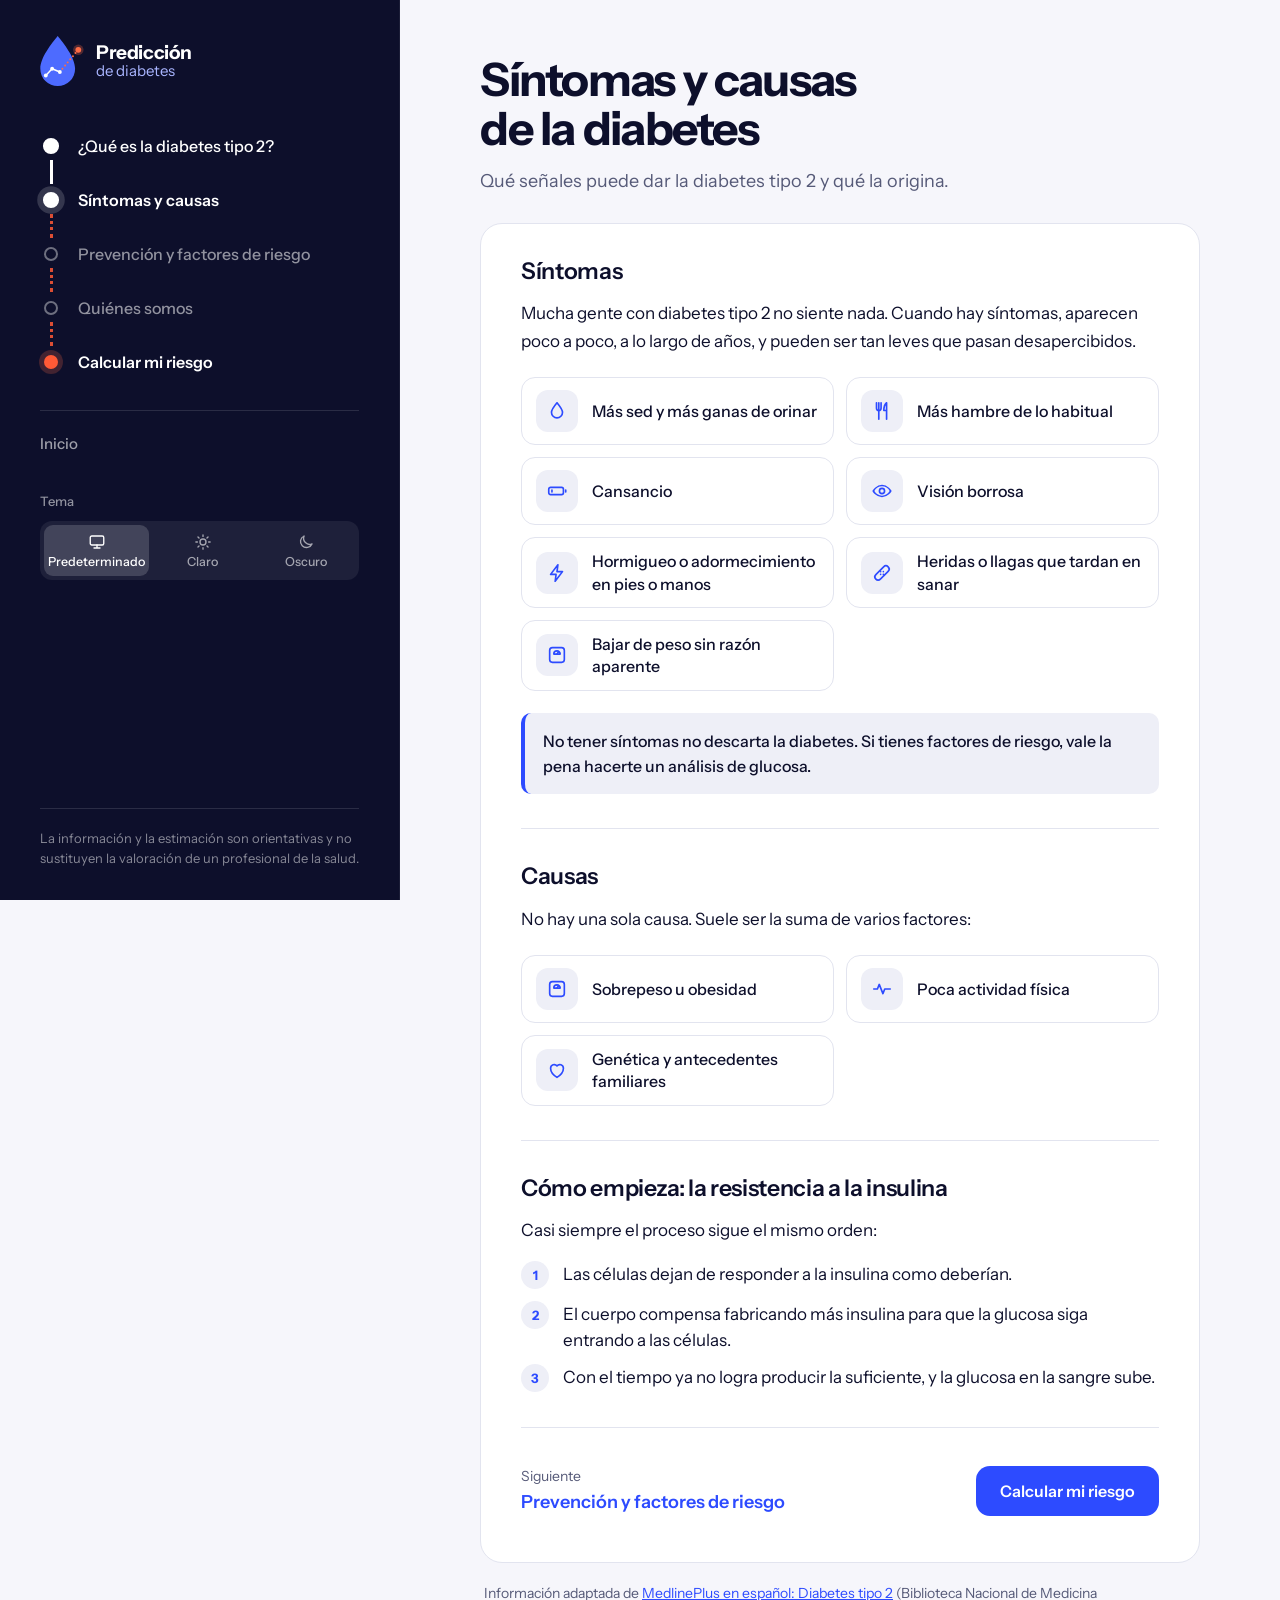
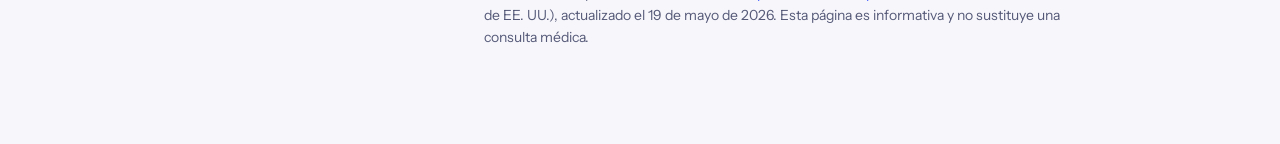
<file: Frontend/sintomas_causas.html>
<!DOCTYPE html>
<html lang="es">

<head>
    <meta charset="UTF-8">
    <meta name="viewport" content="width=device-width, initial-scale=1.0, viewport-fit=cover">
    <meta name="theme-color" content="#0D0F2B">

    <title>Síntomas y causas · Predicción de diabetes</title>

    <link rel="icon" type="image/svg+xml" href="icono.svg">

    <link rel="preconnect" href="https://fonts.googleapis.com">
    <link rel="preconnect" href="https://fonts.gstatic.com" crossorigin>
    <link href="https://fonts.googleapis.com/css2?family=Instrument+Sans:wght@400;500;600;700&display=swap"
        rel="stylesheet">

    <script src="tema.js?v=4"></script>

    <link rel="stylesheet" href="style.css?v=4">
    <link rel="manifest" href="/manisfest.json">
<meta name="theme-color" content="#1e6fd9">
<meta name="viewport" content="width=device-width, initial-scale=1">

<!-- Para iPhone -->
<link rel="apple-touch-icon" href="/icons/apple-touch-icon.png">
<meta name="apple-mobile-web-app-capable" content="yes">
<meta name="apple-mobile-web-app-title" content="Riesgo Diabetes">
<meta name="apple-mobile-web-app-status-bar-style" content="default">
</head>

<body>

    <div class="app">

        <aside class="panel panel-nav">

            <div class="panel-superior">

                <a class="marca" href="inicio.html" aria-label="Predicción de diabetes, ir al inicio">
                    <svg class="marca-gota" viewBox="0 0 410 470" aria-hidden="true">
                        <path class="gota" d="M165 0C110 68 3 200 3 305a162 162 0 0 0 324 0C327 200 220 68 165 0Z"/>
                        <path class="gota-linea" d="M54 368 113 305 185 335"/>
                        <circle class="gota-nodo" cx="54" cy="368" r="18"/>
                        <circle class="gota-nodo" cx="113" cy="305" r="18"/>
                        <circle class="gota-nodo" cx="185" cy="335" r="18"/>
                        <g class="gota-senal">
                            <circle cx="209" cy="305" r="9"/>
                            <circle cx="234" cy="275" r="9"/>
                            <circle cx="258" cy="246" r="9"/>
                            <circle cx="282" cy="217" r="9"/>
                            <circle cx="307" cy="188" r="9"/>
                            <circle cx="331" cy="159" r="9"/>
                            <circle class="gota-halo" cx="357" cy="129" r="49"/>
                            <circle cx="357" cy="129" r="27"/>
                        </g>
                    </svg>
                    <span class="marca-texto">
                        <strong>Predicción</strong>
                        <span>de diabetes</span>
                    </span>
                </a>

                <button type="button" class="menu-boton" id="menuBoton"
                    aria-expanded="false" aria-controls="menuPanel" aria-label="Abrir menú">
                    <span class="menu-icono" aria-hidden="true">
                        <span></span>
                        <span></span>
                        <span></span>
                    </span>
                </button>

            </div>

            <nav class="menu" aria-label="Secciones">
                <div class="menu-panel" id="menuPanel" hidden>
                    <ol class="pasos ruta">
                        <li class="paso completo"><a href="introduccion.html"><span class="paso-nodo"></span><span class="paso-texto">¿Qué es la diabetes tipo 2?</span></a></li>
                        <li class="paso completo actual"><a href="sintomas_causas.html" aria-current="page"><span class="paso-nodo"></span><span class="paso-texto">Síntomas y causas</span></a></li>
                        <li class="paso"><a href="prevencion.html"><span class="paso-nodo"></span><span class="paso-texto">Prevención y factores de riesgo</span></a></li>
                        <li class="paso"><a href="quienes_somos.html"><span class="paso-nodo"></span><span class="paso-texto">Quiénes somos</span></a></li>
                        <li class="paso paso-final"><a href="index.html"><span class="paso-nodo"></span><span class="paso-texto">Calcular mi riesgo</span></a></li>
                    </ol>
                    <ul class="menu-extra">
                        <li><a href="inicio.html">Inicio</a></li>
                    </ul>
                    <fieldset class="tema-selector">
                        <legend>Tema</legend>
                        <div class="tema-opciones">
                            <label title="Usa el modo de tu dispositivo">
                                <input type="radio" name="tema" value="sistema" checked>
                                <span><svg viewBox="0 0 24 24" aria-hidden="true"><rect x="3" y="4" width="18" height="12" rx="2"/><path d="M8 20h8M12 16v4"/></svg>Predeterminado</span>
                            </label>
                            <label>
                                <input type="radio" name="tema" value="claro">
                                <span><svg viewBox="0 0 24 24" aria-hidden="true"><circle cx="12" cy="12" r="4"/><path d="M12 2.5v2M12 19.5v2M2.5 12h2M19.5 12h2M5.3 5.3l1.4 1.4M17.3 17.3l1.4 1.4M5.3 18.7l1.4-1.4M17.3 6.7l1.4-1.4"/></svg>Claro</span>
                            </label>
                            <label>
                                <input type="radio" name="tema" value="oscuro">
                                <span><svg viewBox="0 0 24 24" aria-hidden="true"><path d="M20 14.5A8 8 0 0 1 9.5 4a8 8 0 1 0 10.5 10.5z"/></svg>Oscuro</span>
                            </label>
                        </div>
                    </fieldset>
                </div>
            </nav>

            <p class="panel-aviso">
                La información y la estimación son orientativas y no sustituyen
                la valoración de un profesional de la salud.
            </p>

        </aside>

        <main class="contenido">

            <div class="contenedor">

                <header class="articulo-cabecera">
                    <h1>Síntomas y causas de la diabetes</h1>
                    <p class="articulo-intro">Qué señales puede dar la diabetes tipo 2 y qué la origina.</p>
                </header>

                <article class="articulo hoja">

                    <section>
                        <h2>Síntomas</h2>
                        <p>
                            Mucha gente con diabetes tipo 2 no siente nada. Cuando hay síntomas,
                            aparecen poco a poco, a lo largo de años, y pueden ser tan leves que pasan desapercibidos.
                        </p>
                        <ul class="lista-iconos">
                            <li>
                                <span class="icono" aria-hidden="true"><svg viewBox="0 0 24 24"><path d="M12 3c3.5 4.2 6 7.3 6 10.5a6 6 0 0 1-12 0C6 10.3 8.5 7.2 12 3z"/></svg></span>
                                <span class="texto">Más sed y más ganas de orinar</span>
                            </li>
                            <li>
                                <span class="icono" aria-hidden="true"><svg viewBox="0 0 24 24"><path d="M6 3v6a2.5 2.5 0 0 0 5 0V3"/><path d="M8.5 3v18"/><path d="M17 21V3c-2 1.6-3 4.6-3 8.5h3"/></svg></span>
                                <span class="texto">Más hambre de lo habitual</span>
                            </li>
                            <li>
                                <span class="icono" aria-hidden="true"><svg viewBox="0 0 24 24"><rect x="3" y="8" width="16" height="8" rx="2"/><path d="M21.5 11v2"/><path d="M6.5 11v2"/></svg></span>
                                <span class="texto">Cansancio</span>
                            </li>
                            <li>
                                <span class="icono" aria-hidden="true"><svg viewBox="0 0 24 24"><path d="M2.5 12s3.5-6 9.5-6 9.5 6 9.5 6-3.5 6-9.5 6-9.5-6-9.5-6z"/><circle cx="12" cy="12" r="2.8"/></svg></span>
                                <span class="texto">Visión borrosa</span>
                            </li>
                            <li>
                                <span class="icono" aria-hidden="true"><svg viewBox="0 0 24 24"><path d="M13 3L5 13.5h6L10 21l8-10.5h-6L13 3z"/></svg></span>
                                <span class="texto">Hormigueo o adormecimiento en pies o manos</span>
                            </li>
                            <li>
                                <span class="icono" aria-hidden="true"><svg viewBox="0 0 24 24"><rect x="2.5" y="8.5" width="19" height="7" rx="3.5" transform="rotate(-45 12 12)"/><path d="M10.5 10.5h.01M13.5 13.5h.01M13.5 10.5h.01M10.5 13.5h.01"/></svg></span>
                                <span class="texto">Heridas o llagas que tardan en sanar</span>
                            </li>
                            <li>
                                <span class="icono" aria-hidden="true"><svg viewBox="0 0 24 24"><rect x="4" y="4" width="16" height="16" rx="3"/><path d="M8.5 11a3.5 3.5 0 0 1 7 0z"/><path d="M12 11l1.3-2"/></svg></span>
                                <span class="texto">Bajar de peso sin razón aparente</span>
                            </li>
                        </ul>
                        <p class="nota-destacada">
                            No tener síntomas no descarta la diabetes. Si tienes factores de riesgo,
                            vale la pena hacerte un análisis de glucosa.
                        </p>
                    </section>

                    <section>
                        <h2>Causas</h2>
                        <p>
                            No hay una sola causa. Suele ser la suma de varios factores:
                        </p>
                        <ul class="lista-iconos">
                            <li>
                                <span class="icono" aria-hidden="true"><svg viewBox="0 0 24 24"><rect x="4" y="4" width="16" height="16" rx="3"/><path d="M8.5 11a3.5 3.5 0 0 1 7 0z"/><path d="M12 11l1.3-2"/></svg></span>
                                <span class="texto">Sobrepeso u obesidad</span>
                            </li>
                            <li>
                                <span class="icono" aria-hidden="true"><svg viewBox="0 0 24 24"><path d="M3 12h4l2-5 4 10 2-5h6"/></svg></span>
                                <span class="texto">Poca actividad física</span>
                            </li>
                            <li>
                                <span class="icono" aria-hidden="true"><svg viewBox="0 0 24 24"><path d="M12 20s-7-4.4-7-10a4 4 0 0 1 7-2.5A4 4 0 0 1 19 10c0 5.6-7 10-7 10z"/></svg></span>
                                <span class="texto">Genética y antecedentes familiares</span>
                            </li>
                        </ul>
                    </section>

                    <section>
                        <h2>Cómo empieza: la resistencia a la insulina</h2>
                        <p>
                            Casi siempre el proceso sigue el mismo orden:
                        </p>
                        <ol class="lista-acciones">
                            <li>Las células dejan de responder a la insulina como deberían.</li>
                            <li>El cuerpo compensa fabricando más insulina para que la glucosa siga entrando a las células.</li>
                            <li>Con el tiempo ya no logra producir la suficiente, y la glucosa en la sangre sube.</li>
                        </ol>
                    </section>

                    <footer class="articulo-pie">
                        <a class="enlace-siguiente" href="prevencion.html">
                            <small>Siguiente</small>
                            <span>Prevención y factores de riesgo</span>
                        </a>
                        <a class="boton-primario" href="index.html">Calcular mi riesgo</a>
                    </footer>

                </article>

                <p class="fuente">
                    Información adaptada de
                    <a href="https://medlineplus.gov/spanish/diabetestype2.html" target="_blank" rel="noopener">MedlinePlus en español: Diabetes tipo 2</a>
                    (Biblioteca Nacional de Medicina de EE. UU.), actualizado el 19 de mayo de 2026.
                    Esta página es informativa y no sustituye una consulta médica.
                </p>

            </div>

        </main>

    </div>

    <script src="menu.js?v=4"></script>
<script>
  if ("serviceWorker" in navigator) {
    window.addEventListener("load", function () {
      navigator.serviceWorker.register("/sw.js");
    });
  }
</script>
</body>

</html>
</file>
<file: Frontend/style.css>
:root {
    /* Marca */
    --tinta: #0D0F2B;
    --azul: #2D4BFF;
    --azul-hover: #1E39E6;
    --coral: #FF5A36;
    --periwinkle: #A9B5FF;

    /* Superficies y texto */
    --fondo: #F6F6FB;
    --superficie: #FFFFFF;
    --relleno: #EEEFF7;
    --linea: #E2E4EF;
    --linea-fuerte: #C9CCDD;
    --texto: #0D0F2B;
    --texto-2: #565A78;
    --seleccion: #0D0F2B;
    --seleccion-texto: #FFFFFF;

    /* Niveles de riesgo */
    --riesgo-bajo: #11A37A;
    --riesgo-medio: #E89B0C;
    --riesgo-alto: #FF5A36;

    /* Forma */
    --radio-s: 10px;
    --radio-m: 14px;
    --radio-l: 22px;
    --foco: 0 0 0 3px rgba(45, 75, 255, 0.28);

    --fuente: "Instrument Sans", system-ui, -apple-system, "Segoe UI", sans-serif;

    color-scheme: light;
}

@media (prefers-color-scheme: dark) {
    :root:not([data-tema="claro"]) {
        --azul: #4D6BFF;
        --azul-hover: #6B85FF;
        --coral: #FF6B45;

        --fondo: #141739;
        --superficie: #1D2148;
        --relleno: #272C5A;
        --linea: #333970;
        --linea-fuerte: #4A518C;
        --texto: #EEF0FF;
        --texto-2: #B3B8DC;
        --seleccion: #4D6BFF;
        --seleccion-texto: #FFFFFF;

        --riesgo-bajo: #2BC596;
        --riesgo-medio: #F5B02E;
        --riesgo-alto: #FF6B45;

        --foco: 0 0 0 3px rgba(77, 107, 255, 0.45);
        --icono: #A9B5FF;

        color-scheme: dark;
    }
}

:root[data-tema="oscuro"] {
    --azul: #4D6BFF;
    --azul-hover: #6B85FF;
    --coral: #FF6B45;

    --fondo: #141739;
    --superficie: #1D2148;
    --relleno: #272C5A;
    --linea: #333970;
    --linea-fuerte: #4A518C;
    --texto: #EEF0FF;
    --texto-2: #B3B8DC;
    --seleccion: #4D6BFF;
    --seleccion-texto: #FFFFFF;

    --riesgo-bajo: #2BC596;
    --riesgo-medio: #F5B02E;
    --riesgo-alto: #FF6B45;

    --foco: 0 0 0 3px rgba(77, 107, 255, 0.45);
    --icono: #A9B5FF;

    color-scheme: dark;
}

*,
*::before,
*::after {
    box-sizing: border-box;
}

html {
    -webkit-text-size-adjust: 100%;
}

body {
    margin: 0;
    background: var(--fondo);
    color: var(--texto);
    font-family: var(--fuente);
    font-size: 16px;
    line-height: 1.5;
    -webkit-font-smoothing: antialiased;
}

h1, h2, h3, p {
    margin: 0;
}

h1, h2 {
    text-wrap: balance;
}

a {
    color: inherit;
}

button,
input {
    font: inherit;
    color: inherit;
}

:focus-visible {
    outline: 2px solid var(--azul);
    outline-offset: 3px;
}

.app {
    display: grid;
    grid-template-columns: minmax(320px, 400px) 1fr;
    min-height: 100vh;
    min-height: 100dvh;
}

.panel {
    position: sticky;
    top: 0;
    height: 100vh;
    height: 100dvh;
    overflow-y: auto;
    display: flex;
    flex-direction: column;
    gap: 48px;
    padding: 36px 40px 32px;
    background: #0D0F2B;
    color: #FFFFFF;
    border-right: 1px solid rgba(255, 255, 255, 0.06);
}

.contenido {
    padding: 56px clamp(20px, 5vw, 72px) 96px;
}

.contenedor {
    max-width: 720px;
    margin: 0 auto;
}


/* ---------- Marca ---------- */

.panel-superior {
    display: flex;
    align-items: center;
    justify-content: space-between;
    gap: 16px;
}

.marca {
    display: inline-flex;
    align-items: center;
    gap: 12px;
    text-decoration: none;
    border-radius: 8px;
}

.marca-gota {
    width: 44px;
    height: auto;
    flex: none;
    overflow: visible;
}

.gota { fill: #4D6BFF; }
.gota-linea { fill: none; stroke: #FFFFFF; stroke-width: 14; stroke-linejoin: round; }
.gota-nodo { fill: #FFFFFF; }
.gota-senal { fill: #FF6B45; }
.gota-halo { opacity: 0.28; }

.marca-texto {
    display: flex;
    flex-direction: column;
    line-height: 1.05;
}

.marca-texto strong {
    font-size: 19px;
    font-weight: 700;
    letter-spacing: -0.02em;
}

.marca-texto span {
    font-size: 15px;
    color: var(--periwinkle);
}

.enlace-inicio {
    font-size: 14px;
    font-weight: 500;
    color: rgba(255, 255, 255, 0.72);
    text-decoration: none;
    padding: 6px 12px;
    border: 1px solid rgba(255, 255, 255, 0.18);
    border-radius: 999px;
    transition: color 0.15s, border-color 0.15s;
}

.enlace-inicio:hover {
    color: #FFFFFF;
    border-color: rgba(255, 255, 255, 0.45);
}


/* ---------- Introducción ---------- */

.panel-intro h1 {
    font-size: clamp(30px, 3vw, 40px);
    line-height: 1.08;
    font-weight: 700;
    letter-spacing: -0.025em;
    margin-bottom: 14px;
}

.panel-intro p {
    color: rgba(255, 255, 255, 0.7);
    font-size: 16px;
    max-width: 32ch;
}

.avance {
    display: flex;
    flex-direction: column;
    gap: 20px;
}

.pasos {
    list-style: none;
    margin: 0;
    padding: 0;
}

.paso {
    --nodo: 22px;
    position: relative;
    display: flex;
    align-items: center;
    gap: 16px;
    padding-bottom: 30px;
    color: rgba(255, 255, 255, 0.55);
    font-weight: 500;
    transition: color 0.2s;
}

.paso:last-child {
    padding-bottom: 0;
}

/* Conector hacia el siguiente paso */
.paso:not(:last-child)::after {
    content: "";
    position: absolute;
    left: calc(var(--nodo) / 2 - 1.5px);
    top: calc(var(--nodo) + 4px);
    bottom: 4px;
    border-left: 3px dotted var(--coral);
    opacity: 0.85;
}

.paso.completo:has(+ .paso.completo)::after {
    border-left-style: solid;
    border-color: #FFFFFF;
    opacity: 1;
}

.paso-nodo {
    position: relative;
    flex: none;
    width: var(--nodo);
    height: var(--nodo);
    display: grid;
    place-items: center;
}

.paso-nodo::before {
    content: "";
    width: 14px;
    height: 14px;
    border-radius: 50%;
    border: 2px solid rgba(255, 255, 255, 0.4);
    transition: background 0.2s, border-color 0.2s, transform 0.2s;
}

.paso.completo {
    color: #FFFFFF;
}

.paso.completo .paso-nodo::before {
    background: #FFFFFF;
    border-color: #FFFFFF;
    transform: scale(1.15);
}

.paso.actual {
    color: #FFFFFF;
}

.paso.actual .paso-nodo::before {
    border-color: #FFFFFF;
}

.paso-final .paso-nodo::before {
    border: 0;
    background: var(--coral);
    box-shadow: 0 0 0 5px rgba(255, 107, 69, 0.22);
    transition: box-shadow 0.3s;
}

.pasos.listo .paso-final {
    color: #FFFFFF;
}

.pasos.listo .paso-final .paso-nodo::before {
    box-shadow: 0 0 0 8px rgba(255, 107, 69, 0.3);
    animation: senal 1.6s ease-out 1;
}

/* El punto final toma el color del resultado */
.pasos[data-resultado] .paso-final { color: #FFFFFF; }
.pasos[data-resultado="riesgo-bajo"] .paso-final .paso-nodo::before {
    background: #2BC596; box-shadow: 0 0 0 8px rgba(43, 197, 150, 0.28);
}
.pasos[data-resultado="riesgo-medio"] .paso-final .paso-nodo::before {
    background: #F5B02E; box-shadow: 0 0 0 8px rgba(245, 176, 46, 0.28);
}

@keyframes senal {
    0%   { box-shadow: 0 0 0 0 rgba(255, 107, 69, 0.55); }
    100% { box-shadow: 0 0 0 8px rgba(255, 107, 69, 0.3); }
}

.pasos-contador {
    font-size: 14px;
    color: rgba(255, 255, 255, 0.55);
    font-variant-numeric: tabular-nums;
}

.panel-aviso {
    margin-top: auto;
    padding-top: 20px;
    border-top: 1px solid rgba(255, 255, 255, 0.12);
    font-size: 13px;
    line-height: 1.5;
    color: rgba(255, 255, 255, 0.5);
    max-width: 36ch;
}

.hoja {
    background: var(--superficie);
    border: 1px solid var(--linea);
    border-radius: var(--radio-l);
    padding: 8px 36px 36px;
}

fieldset {
    border: 0;
    margin: 0;
    padding: 0;
    min-width: 0;
}

/* Truco para que <legend> se comporte como un bloque normal */
fieldset > legend {
    float: left;
    width: 100%;
    padding: 0;
}

fieldset > legend + * {
    clear: both;
}


/* ---------- Secciones ---------- */

.seccion {
    padding: 32px 0;
    border-bottom: 1px solid var(--linea);
}

.seccion > legend {
    display: flex;
    align-items: center;
    gap: 12px;
    margin-bottom: 24px;
    font-size: 20px;
    font-weight: 600;
    letter-spacing: -0.01em;
}

.seccion-num {
    flex: none;
    display: inline-grid;
    place-items: center;
    width: 30px;
    height: 30px;
    border-radius: 50%;
    background: var(--relleno);
    color: var(--azul);
    font-size: 14px;
    font-weight: 700;
    font-variant-numeric: tabular-nums;
}


/* ---------- Rejillas de campos ---------- */

.campos {
    display: grid;
    gap: 24px;
}

.campos-2 {
    grid-template-columns: repeat(2, minmax(0, 1fr));
    align-items: start;
}

.campos-1 {
    grid-template-columns: 1fr;
    gap: 26px;
}


/* ---------- Etiquetas ---------- */

.campo > label,
.campo-opciones > legend {
    display: block;
    margin-bottom: 10px;
    font-size: 15px;
    font-weight: 500;
    color: var(--texto);
}


/* ---------- Entradas numéricas ---------- */

.con-unidad {
    position: relative;
}

.con-unidad input {
    width: 100%;
    height: 50px;
    padding: 0 60px 0 16px;
    background: var(--superficie);
    border: 1.5px solid var(--linea-fuerte);
    border-radius: var(--radio-s);
    font-size: 17px;
    font-variant-numeric: tabular-nums;
    transition: border-color 0.15s, box-shadow 0.15s;
    -moz-appearance: textfield;
    appearance: textfield;
}

.con-unidad input::-webkit-outer-spin-button,
.con-unidad input::-webkit-inner-spin-button {
    -webkit-appearance: none;
    margin: 0;
}

.con-unidad input::placeholder {
    color: var(--texto-2);
    opacity: 0.55;
}

.con-unidad input:hover {
    border-color: var(--texto-2);
}

.con-unidad input:focus {
    outline: none;
    border-color: var(--azul);
    box-shadow: var(--foco);
}

.unidad {
    position: absolute;
    right: 16px;
    top: 50%;
    transform: translateY(-50%);
    font-size: 15px;
    color: var(--texto-2);
    pointer-events: none;
}

.segmentado {
    display: flex;
    gap: 4px;
    padding: 4px;
    background: var(--relleno);
    border-radius: var(--radio-m);
}

.segmentado label {
    position: relative;
    display: flex;
    flex: 1 1 0;
    cursor: pointer;
}

.segmentado label[hidden] {
    display: none !important;
}

.segmentado input {
    position: absolute;
    inset: 0;
    opacity: 0;
    margin: 0;
    cursor: pointer;
}

.segmentado span {
    flex: 1;
    display: flex;
    align-items: center;
    justify-content: center;
    min-height: 42px;
    padding: 8px 18px;
    border-radius: var(--radio-s);
    font-size: 15px;
    font-weight: 500;
    line-height: 1.2;
    text-align: center;
    color: var(--texto-2);
    transition: background 0.15s, color 0.15s;
}

.segmentado label:hover span {
    background: var(--superficie);
    color: var(--texto);
}

.segmentado input:checked + span {
    background: var(--seleccion);
    color: var(--seleccion-texto);
    font-weight: 600;
}

.segmentado input:focus-visible + span {
    outline: 2px solid var(--azul);
    outline-offset: 2px;
}

.campos-1 .segmentado {
    display: inline-flex;
    max-width: 100%;
}

.campos-1 .segmentado label {
    flex: 0 1 auto;
    min-width: 112px;
}

.campos-1 .segmentado span {
    white-space: nowrap;
}

.campos-1 .segmentado .opcion-embarazo span {
    white-space: normal;
}

.intentado .con-unidad input:invalid {
    border-color: var(--coral);
}

.intentado .campo-opciones:has(input:invalid) .segmentado {
    box-shadow: inset 0 0 0 1.5px var(--coral);
}

.intentado .campo-opciones:has(input:invalid) > legend::after {
    content: " · Elige una opción";
    color: var(--coral);
    font-weight: 500;
}

.imc {
    display: grid;
    grid-template-columns: 1fr auto;
    align-items: center;
    gap: 2px 16px;
    margin-top: 24px;
    padding: 16px 20px;
    background: var(--relleno);
    border-radius: var(--radio-m);
}

.imc-etiqueta {
    grid-column: 1;
    font-size: 14px;
    font-weight: 500;
    color: var(--texto-2);
}

.imc-valor {
    grid-column: 1;
    width: 100%;
    padding: 0;
    border: 0;
    background: transparent;
    font-size: 34px;
    font-weight: 700;
    letter-spacing: -0.02em;
    line-height: 1.1;
    font-variant-numeric: tabular-nums;
    pointer-events: none;
}

.imc-valor::placeholder {
    color: var(--linea-fuerte);
    opacity: 1;
}

.imc-ayuda {
    grid-column: 2;
    grid-row: 1 / span 2;
    font-size: 14px;
    color: var(--texto-2);
    text-align: right;
    max-width: 22ch;
}

.imc[data-estado="listo"] .imc-ayuda {
    --tono: var(--texto-2);
    padding: 6px 12px;
    border-radius: 999px;
    background: color-mix(in srgb, var(--tono) 14%, transparent);
    color: var(--tono);
    font-weight: 600;
    white-space: nowrap;
    max-width: none;
}

.imc[data-categoria="normal"] .imc-ayuda { --tono: var(--riesgo-bajo); }
.imc[data-categoria="bajo"] .imc-ayuda,
.imc[data-categoria="sobrepeso"] .imc-ayuda { --tono: var(--riesgo-medio); }
.imc[data-categoria="obesidad"] .imc-ayuda { --tono: var(--riesgo-alto); }


.formulario-aviso {
    margin-top: 24px;
    padding: 14px 16px;
    border-radius: var(--radio-s);
    background: color-mix(in srgb, var(--coral) 12%, transparent);
    color: var(--texto);
    font-size: 15px;
    font-weight: 500;
}

.acciones-formulario {
    margin-top: 32px;
}

.boton-enviar {
    width: 100%;
    min-height: 58px;
    padding: 0 24px;
    border: 0;
    border-radius: var(--radio-m);
    background: var(--azul);
    color: #FFFFFF;
    font-size: 17px;
    font-weight: 600;
    letter-spacing: 0.005em;
    cursor: pointer;
    transition: background 0.15s, transform 0.1s;
}

.boton-enviar:hover {
    background: var(--azul-hover);
}

.boton-enviar:active {
    transform: translateY(1px);
}

.boton-enviar:disabled {
    opacity: 0.6;
    cursor: progress;
}

.resultado:empty {
    display: none;
}

.resultado {
    --riesgo: var(--azul);
    margin-top: 32px;
    scroll-margin-top: 24px;
}

.resultado.riesgo-bajo { --riesgo: var(--riesgo-bajo); }
.resultado.riesgo-medio { --riesgo: var(--riesgo-medio); }
.resultado.riesgo-alto,
.resultado.resultado-error { --riesgo: var(--riesgo-alto); }

.resultado-tarjeta {
    background: var(--superficie);
    border: 1px solid var(--linea);
    border-radius: var(--radio-l);
    box-shadow: inset 0 6px 0 var(--riesgo);
    overflow: hidden;
}

.resultado-simple {
    padding: 28px 36px;
}

.resultado-simple h2,
.resultado-encabezado h2 {
    display: flex;
    align-items: center;
    gap: 14px;
    font-size: 28px;
    font-weight: 700;
    letter-spacing: -0.02em;
    line-height: 1.15;
    outline: none;
}

.resultado-simple h2::before,
.resultado-encabezado h2::before {
    content: "";
    flex: none;
    width: 14px;
    height: 14px;
    border-radius: 50%;
    background: var(--riesgo);
    box-shadow: 0 0 0 6px color-mix(in srgb, var(--riesgo) 22%, transparent);
}

.resultado-simple p {
    margin-top: 10px;
    color: var(--texto-2);
}

.resultado.cargando .resultado-simple h2::before {
    animation: latido 1.2s ease-in-out infinite;
}

@keyframes latido {
    0%, 100% { box-shadow: 0 0 0 2px color-mix(in srgb, var(--riesgo) 25%, transparent); }
    50%      { box-shadow: 0 0 0 9px color-mix(in srgb, var(--riesgo) 12%, transparent); }
}

.resultado-encabezado {
    padding: 30px 36px 28px;
}

.resultado-resumen {
    margin-top: 18px;
    color: var(--texto-2);
    font-size: 16px;
    max-width: 62ch;
}

.medidor {
    display: grid;
    grid-template-columns: repeat(3, 1fr);
    gap: 6px;
    margin-top: 22px;
    max-width: 420px;
}

.medidor-tramo {
    display: flex;
    flex-direction: column;
    gap: 8px;
    font-size: 13px;
    color: var(--texto-2);
}

.medidor-tramo::before {
    content: "";
    height: 8px;
    border-radius: 999px;
    background: var(--relleno);
}

.medidor-tramo.activo:nth-child(1)::before { background: var(--riesgo-bajo); }
.medidor-tramo.activo:nth-child(2)::before { background: var(--riesgo-medio); }
.medidor-tramo.activo:nth-child(3)::before { background: var(--riesgo-alto); }

.medidor-tramo.actual {
    color: var(--texto);
    font-weight: 600;
}

.resultado-datos {
    display: grid;
    grid-template-columns: repeat(auto-fit, minmax(170px, 1fr));
    gap: 10px;
    margin: 0;
    padding: 0 36px 28px;
}

.resultado-datos > div {
    padding: 14px 16px;
    border-radius: var(--radio-m);
    background: var(--relleno);
}

.resultado-datos dt {
    font-size: 13px;
    color: var(--texto-2);
}

.resultado-datos dd {
    margin: 2px 0 0;
    font-size: 19px;
    font-weight: 600;
    font-variant-numeric: tabular-nums;
}

.alarma {
    margin: 0 36px 28px;
    padding: 16px 18px;
    border-left: 4px solid var(--riesgo-alto);
    border-radius: var(--radio-s);
    background: color-mix(in srgb, var(--riesgo-alto) 10%, transparent);
    font-size: 15px;
    line-height: 1.55;
}

.alarma strong {
    display: block;
    margin-bottom: 4px;
}

.alarma a {
    font-weight: 700;
    color: var(--riesgo-alto);
}

.bloque {
    padding: 26px 36px;
    border-top: 1px solid var(--linea);
}

.bloque h3 {
    margin-bottom: 14px;
    font-size: 18px;
    font-weight: 600;
    letter-spacing: -0.01em;
}

.bloque-texto {
    margin-bottom: 16px;
    color: var(--texto-2);
    max-width: 60ch;
}

.lista-consecuencias,
.lista-acciones {
    margin: 0;
    padding: 0;
    list-style: none;
    display: grid;
    gap: 12px;
    max-width: 66ch;
}

.lista-consecuencias li {
    position: relative;
    padding-left: 22px;
}

.lista-consecuencias li::before {
    content: "";
    position: absolute;
    left: 2px;
    top: 0.62em;
    width: 8px;
    height: 8px;
    border-radius: 50%;
    background: var(--riesgo);
}

.lista-acciones {
    counter-reset: accion;
}

.lista-acciones li {
    position: relative;
    padding-left: 42px;
    min-height: 28px;
    counter-increment: accion;
}

.lista-acciones li::before {
    content: counter(accion);
    position: absolute;
    left: 0;
    top: -1px;
    width: 28px;
    height: 28px;
    display: grid;
    place-items: center;
    border-radius: 50%;
    background: var(--relleno);
    color: var(--azul);
    font-size: 13px;
    font-weight: 700;
}

.resultado-pie {
    display: flex;
    flex-wrap: wrap;
    align-items: center;
    justify-content: space-between;
    gap: 16px 24px;
    padding: 22px 36px 26px;
    border-top: 1px solid var(--linea);
    background: var(--relleno);
}

.aviso-medico {
    font-size: 14px;
    color: var(--texto-2);
    max-width: 46ch;
}

.boton-secundario {
    min-height: 44px;
    padding: 0 20px;
    border: 1.5px solid var(--linea-fuerte);
    border-radius: var(--radio-s);
    background: var(--superficie);
    color: var(--texto);
    font-size: 15px;
    font-weight: 600;
    cursor: pointer;
    transition: border-color 0.15s;
}

.boton-secundario:hover {
    border-color: var(--texto);
}

.boton-secundario:disabled {
    opacity: 0.6;
    cursor: progress;
}

.lista-hospitales {
    list-style: none;
    margin: 16px 0 0;
    padding: 0;
    display: grid;
    gap: 10px;
}

.hospital {
    padding: 16px 18px;
    border: 1px solid var(--linea);
    border-radius: var(--radio-m);
}

.hospital-cabecera {
    display: flex;
    align-items: baseline;
    justify-content: space-between;
    gap: 12px;
}

.hospital-nombre {
    font-weight: 600;
}

.hospital-distancia {
    flex: none;
    font-size: 14px;
    font-weight: 600;
    color: var(--azul);
    font-variant-numeric: tabular-nums;
}

.hospital-institucion,
.hospital-direccion {
    font-size: 14px;
    color: var(--texto-2);
}

.hospital-institucion {
    margin-top: 2px;
}

.hospital-acciones {
    display: flex;
    gap: 10px;
    margin-top: 12px;
}

.hospital-acciones a {
    display: inline-flex;
    align-items: center;
    min-height: 38px;
    padding: 0 14px;
    border: 1.5px solid var(--linea-fuerte);
    border-radius: var(--radio-s);
    font-size: 14px;
    font-weight: 600;
    text-decoration: none;
}

.hospital-acciones a.principal {
    border-color: var(--azul);
    background: var(--azul);
    color: #FFFFFF;
}

.nota {
    margin-top: 12px;
    font-size: 14px;
    color: var(--texto-2);
}

.menu-boton {
    display: none;
    width: 44px;
    height: 44px;
    padding: 0;
    border: 1px solid rgba(255, 255, 255, 0.18);
    border-radius: 12px;
    background: transparent;
    color: #FFFFFF;
    cursor: pointer;
}

.menu-icono {
    display: grid;
    gap: 4px;
    width: 18px;
    margin: 0 auto;
}

.menu-icono span {
    display: block;
    height: 2px;
    border-radius: 2px;
    background: currentColor;
    transition: transform 0.2s, opacity 0.2s;
}

.menu-boton[aria-expanded="true"] .menu-icono span:nth-child(1) { transform: translateY(6px) rotate(45deg); }
.menu-boton[aria-expanded="true"] .menu-icono span:nth-child(2) { opacity: 0; }
.menu-boton[aria-expanded="true"] .menu-icono span:nth-child(3) { transform: translateY(-6px) rotate(-45deg); }

.menu-panel {
    display: flex;
    flex-direction: column;
    gap: 36px;
}

.ruta .paso a {
    display: flex;
    align-items: center;
    gap: 16px;
    color: inherit;
    text-decoration: none;
    border-radius: 6px;
}

.ruta .paso a:hover {
    color: #FFFFFF;
}

.ruta .paso.actual {
    font-weight: 600;
}

.ruta .paso.actual .paso-nodo::before {
    box-shadow: 0 0 0 5px rgba(255, 255, 255, 0.16);
}

.ruta .paso-final {
    color: #FFFFFF;
    font-weight: 600;
}

.menu-extra {
    list-style: none;
    margin: 0;
    padding: 20px 0 0;
    border-top: 1px solid rgba(255, 255, 255, 0.12);
    display: grid;
    gap: 12px;
}

.menu-extra a {
    color: rgba(255, 255, 255, 0.6);
    text-decoration: none;
    font-size: 15px;
    font-weight: 500;
}

.menu-extra a:hover,
.menu-extra a[aria-current="page"] {
    color: #FFFFFF;
}

.articulo-cabecera {
    margin-bottom: 28px;
}

.articulo-cabecera h1,
.portada h1 {
    font-size: clamp(32px, 4vw, 46px);
    line-height: 1.06;
    font-weight: 700;
    letter-spacing: -0.03em;
    max-width: 18ch;
}

.articulo-intro {
    margin-top: 14px;
    font-size: 18px;
    color: var(--texto-2);
    max-width: 52ch;
}

.articulo {
    padding: 0 40px;
}

.articulo > section {
    padding: 34px 0;
    border-bottom: 1px solid var(--linea);
}

.articulo h2 {
    margin-bottom: 14px;
    font-size: 23px;
    font-weight: 600;
    letter-spacing: -0.015em;
    line-height: 1.2;
}

.articulo p {
    max-width: 64ch;
    font-size: 17px;
    line-height: 1.65;
}

.articulo p + p {
    margin-top: 14px;
}

.articulo .lista-acciones {
    margin-top: 18px;
    font-size: 17px;
}

.lista-iconos {
    list-style: none;
    margin: 22px 0 0;
    padding: 0;
    display: grid;
    grid-template-columns: repeat(2, minmax(0, 1fr));
    gap: 12px;
}

.lista-iconos.una-columna {
    grid-template-columns: 1fr;
}

.lista-iconos li {
    display: flex;
    align-items: center;
    gap: 14px;
    padding: 12px 14px;
    border: 1px solid var(--linea);
    border-radius: var(--radio-m);
}

.lista-iconos.con-detalle li {
    align-items: flex-start;
    padding: 16px;
}

.icono {
    flex: none;
    display: grid;
    place-items: center;
    width: 42px;
    height: 42px;
    border-radius: 12px;
    background: var(--relleno);
    color: var(--icono, var(--azul));
}

.icono svg {
    width: 22px;
    height: 22px;
    fill: none;
    stroke: currentColor;
    stroke-width: 1.8;
    stroke-linecap: round;
    stroke-linejoin: round;
}

.lista-iconos .texto {
    font-size: 16px;
    font-weight: 500;
    line-height: 1.4;
}

.lista-iconos.con-detalle .texto {
    font-weight: 400;
    color: var(--texto-2);
    line-height: 1.55;
}

.lista-iconos.con-detalle .texto strong {
    display: block;
    margin-bottom: 2px;
    color: var(--texto);
    font-weight: 600;
    font-size: 17px;
}

.lista-puntos {
    list-style: none;
    margin: 18px 0 0;
    padding: 0;
    display: grid;
    gap: 12px;
    max-width: 66ch;
}

.lista-puntos li {
    position: relative;
    padding-left: 24px;
    font-size: 17px;
    line-height: 1.6;
    color: var(--texto-2);
}

.lista-puntos li strong {
    color: var(--texto);
    font-weight: 600;
}

.lista-puntos li::before {
    content: "";
    position: absolute;
    left: 3px;
    top: 0.68em;
    width: 8px;
    height: 8px;
    border-radius: 50%;
    background: var(--azul);
}

.articulo .nota-destacada {
    margin-top: 22px;
    padding: 16px 18px;
    border-left: 4px solid var(--azul);
    border-radius: var(--radio-s);
    background: var(--relleno);
    font-size: 16px;
    line-height: 1.55;
    font-weight: 500;
    max-width: none;
}

.figura {
    margin: 26px 0 0;
}

.figura-paneles {
    display: grid;
    grid-template-columns: repeat(2, minmax(0, 1fr));
    gap: 14px;
}

.figura-panel {
    border: 1px solid var(--linea);
    border-radius: var(--radio-m);
    overflow: hidden;
}

.figura-panel svg {
    display: block;
    width: 100%;
    height: auto;
}

.articulo .figura-texto {
    padding: 14px 16px 16px;
    font-size: 15px;
    line-height: 1.5;
    color: var(--texto-2);
}

.figura-texto strong {
    display: block;
    color: var(--texto);
    font-weight: 600;
}

.il-fondo { fill: var(--superficie); }
.il-sangre { fill: color-mix(in srgb, var(--coral) 10%, var(--superficie)); }
.il-sangre-borde { stroke: color-mix(in srgb, var(--coral) 35%, var(--superficie)); stroke-width: 2; }
.il-celula { fill: color-mix(in srgb, var(--azul) 10%, var(--superficie)); stroke: color-mix(in srgb, var(--azul) 45%, var(--superficie)); stroke-width: 2; }
.il-puerta-abierta { fill: var(--superficie); }
.il-puerta-cerrada { fill: var(--azul); }
.il-glucosa { fill: var(--coral); }
.il-insulina { fill: var(--azul); }
.il-insulina-tenue { fill: var(--azul); opacity: 0.35; }
.il-flecha { fill: none; stroke: var(--texto); stroke-width: 2.5; stroke-linecap: round; stroke-linejoin: round; }
.il-bloqueo { fill: none; stroke: var(--coral); stroke-width: 3.5; stroke-linecap: round; }

.leyenda {
    display: flex;
    flex-wrap: wrap;
    gap: 8px 20px;
    margin-top: 14px;
    font-size: 14px;
    color: var(--texto-2);
}

.leyenda span {
    display: inline-flex;
    align-items: center;
    gap: 8px;
}

.leyenda i {
    width: 12px;
    height: 12px;
    border-radius: 50%;
}

.l-sangre { background: color-mix(in srgb, var(--coral) 22%, var(--superficie)); }
.l-celula { background: color-mix(in srgb, var(--azul) 22%, var(--superficie)); border: 1.5px solid color-mix(in srgb, var(--azul) 45%, var(--superficie)); }
.l-glucosa { background: var(--coral); }
.leyenda .l-insulina { background: var(--azul); border-radius: 2px; transform: rotate(45deg) scale(0.85); }

.articulo-pie {
    display: flex;
    flex-wrap: wrap;
    align-items: center;
    justify-content: space-between;
    gap: 16px;
    padding: 28px 0 36px;
}

.enlace-siguiente {
    display: flex;
    flex-direction: column;
    gap: 2px;
    padding: 10px 16px;
    margin-left: -16px;
    border-radius: var(--radio-m);
    text-decoration: none;
    transition: background 0.15s;
}

.enlace-siguiente:hover {
    background: var(--relleno);
}

.enlace-siguiente small {
    font-size: 14px;
    color: var(--texto-2);
}

.enlace-siguiente span {
    font-size: 18px;
    font-weight: 600;
    color: var(--azul);
}

.boton-primario {
    display: inline-flex;
    align-items: center;
    justify-content: center;
    min-height: 50px;
    padding: 0 24px;
    border-radius: var(--radio-m);
    background: var(--azul);
    color: #FFFFFF;
    font-size: 16px;
    font-weight: 600;
    text-decoration: none;
    transition: background 0.15s;
}

.boton-primario:hover {
    background: var(--azul-hover);
}

.fuente {
    margin-top: 20px;
    padding: 0 4px;
    font-size: 14px;
    line-height: 1.55;
    color: var(--texto-2);
    max-width: 70ch;
}

.fuente a {
    color: var(--azul);
}

.portada {
    padding: 24px 0 44px;
}

.portada h1 {
    max-width: 16ch;
    font-size: clamp(36px, 5vw, 60px);
}

.portada-texto {
    margin-top: 20px;
    font-size: 19px;
    line-height: 1.55;
    color: var(--texto-2);
    max-width: 50ch;
}

.portada-acciones {
    display: flex;
    flex-wrap: wrap;
    align-items: center;
    gap: 14px 22px;
    margin-top: 32px;
}

.boton-grande {
    min-height: 58px;
    padding: 0 40px;
    font-size: 17px;
}

.portada-aviso {
    font-size: 14px;
    color: var(--texto-2);
    max-width: 30ch;
}

.requisitos {
    padding: 30px 36px 34px;
}

.requisitos h2,
.temas h2 {
    margin-bottom: 20px;
    font-size: 21px;
    font-weight: 600;
    letter-spacing: -0.01em;
}

.requisitos .lista-acciones {
    grid-template-columns: repeat(2, minmax(0, 1fr));
    gap: 16px 28px;
    max-width: none;
    color: var(--texto-2);
}

.requisitos .lista-acciones strong {
    color: var(--texto);
    font-weight: 600;
}

.temas {
    margin-top: 44px;
}

.lista-temas {
    list-style: none;
    margin: 0;
    padding: 0;
    display: grid;
    grid-template-columns: repeat(2, minmax(0, 1fr));
    gap: 12px;
}

.tema {
    display: flex;
    align-items: flex-start;
    gap: 14px;
    height: 100%;
    padding: 18px;
    border: 1px solid var(--linea);
    border-radius: var(--radio-m);
    background: var(--superficie);
    text-decoration: none;
    transition: border-color 0.15s;
}

.tema:hover {
    border-color: var(--azul);
}

.tema .texto {
    font-size: 15px;
    line-height: 1.5;
    color: var(--texto-2);
}

.tema .texto strong {
    display: block;
    margin-bottom: 2px;
    font-size: 17px;
    font-weight: 600;
    color: var(--texto);
}

.tema-selector {
    border: 0;
    margin: 0;
    padding: 0;
    min-width: 0;
}

.tema-selector legend {
    float: left;
    width: 100%;
    padding: 0;
    margin-bottom: 10px;
    font-size: 13px;
    font-weight: 500;
    color: rgba(255, 255, 255, 0.55);
}

.tema-opciones {
    clear: both;
    display: flex;
    gap: 4px;
    padding: 4px;
    border-radius: 12px;
    background: rgba(255, 255, 255, 0.07);
}

.tema-opciones label {
    position: relative;
    flex: 1 1 0;
    display: flex;
    cursor: pointer;
}

.tema-opciones input {
    position: absolute;
    inset: 0;
    margin: 0;
    opacity: 0;
    cursor: pointer;
}

.tema-opciones span {
    flex: 1;
    display: flex;
    flex-direction: column;
    align-items: center;
    gap: 4px;
    padding: 8px 4px 7px;
    border-radius: 9px;
    font-size: 12.5px;
    font-weight: 500;
    line-height: 1.1;
    color: rgba(255, 255, 255, 0.6);
    transition: background 0.15s, color 0.15s;
}

.tema-opciones svg {
    width: 18px;
    height: 18px;
    fill: none;
    stroke: currentColor;
    stroke-width: 1.8;
    stroke-linecap: round;
    stroke-linejoin: round;
}

.tema-opciones label:hover span {
    color: #FFFFFF;
}

.tema-opciones input:checked + span {
    background: rgba(255, 255, 255, 0.16);
    color: #FFFFFF;
}

.tema-opciones input:focus-visible + span {
    outline: 2px solid #A9B5FF;
    outline-offset: 1px;
}

.panel > .tema-selector {
    margin-top: auto;
}

.panel > .tema-selector + .panel-aviso {
    margin-top: 0;
}

@media (max-width: 960px) {

    .app {
        grid-template-columns: 1fr;
    }

    .panel {
        position: static;
        height: auto;
        overflow: visible;
        gap: 28px;
        padding: 20px 20px 24px;
    }

    .panel-intro h1 {
        font-size: 30px;
    }

    .panel-aviso {
        display: none;
    }

    .panel > .tema-selector {
        margin-top: 0;
    }

    .tema-opciones span {
        flex-direction: row;
        justify-content: center;
        gap: 6px;
        padding: 9px 4px;
    }

    .tema-opciones svg {
        width: 16px;
        height: 16px;
    }

    /* Avance en horizontal */
    .avance {
        gap: 10px;
    }

    .avance .pasos {
        display: flex;
    }

    .avance .paso {
        flex: 1 1 0;
        padding-bottom: 0;
    }

    .avance .paso:last-child {
        flex: none;
    }

    .avance .paso:not(:last-child)::after {
        left: calc(var(--nodo) + 4px);
        right: 4px;
        top: calc(var(--nodo) / 2 - 1.5px);
        bottom: auto;
        border-left: 0;
        border-top: 3px dotted var(--coral);
    }

    .avance .paso.completo:has(+ .paso.completo)::after {
        border-top-style: solid;
        border-color: #FFFFFF;
    }

    .avance .paso-texto {
        position: absolute;
        width: 1px;
        height: 1px;
        overflow: hidden;
        clip: rect(0 0 0 0);
        white-space: nowrap;
    }

    .contenido {
        padding: 20px 16px 64px;
    }
    .panel-nav {
        gap: 0;
        padding: 14px 16px;
    }

    .menu-boton {
        display: block;
    }

    .menu-panel {
        gap: 24px;
        padding: 26px 4px 10px;
    }

    .menu-panel[hidden] {
        display: none;
    }

    .marca-gota {
        width: 38px;
    }

    .articulo-cabecera {
        padding: 12px 4px 0;
    }

    .portada {
        padding: 16px 4px 32px;
    }

}

@media (max-width: 600px) {

    .hoja {
        padding: 0 20px 24px;
        border-radius: 18px;
    }

    .seccion {
        padding: 26px 0;
    }

    .campos-2 {
        grid-template-columns: 1fr;
    }

    .campos-1 .segmentado {
        display: flex;
    }

    .campos-1 .segmentado label {
        flex: 1 1 0;
        min-width: 0;
    }

    .campos-1 .segmentado span {
        white-space: normal;
        padding: 8px 10px;
    }

    /* "Sí, durante el embarazo" pasa a su propio renglón */
    .campos-1 .segmentado:has(.opcion-embarazo:not([hidden])) {
        flex-wrap: wrap;
    }

    .campos-1 .segmentado .opcion-embarazo {
        flex-basis: 100%;
    }

    .imc {
        grid-template-columns: 1fr;
    }

    .articulo {
        padding: 0 20px;
    }

    .articulo > section {
        padding: 28px 0;
    }

    .articulo h2 {
        font-size: 21px;
    }

    .articulo p,
    .lista-puntos li {
        font-size: 16px;
    }

    .lista-iconos,
    .figura-paneles,
    .lista-temas,
    .requisitos .lista-acciones {
        grid-template-columns: 1fr;
    }

    .requisitos {
        padding: 24px 20px 26px;
    }

    .articulo-pie {
        flex-direction: column;
        align-items: stretch;
    }

    .articulo-pie .boton-primario,
    .boton-grande {
        width: 100%;
    }

    .enlace-siguiente {
        margin-left: 0;
        padding: 0;
    }

    .imc-ayuda {
        grid-column: 1;
        grid-row: auto;
        justify-self: start;
        text-align: left;
        margin-top: 8px;
    }

    .resultado-simple,
    .resultado-encabezado {
        padding-left: 20px;
        padding-right: 20px;
    }

    .resultado-datos,
    .bloque,
    .resultado-pie {
        padding-left: 20px;
        padding-right: 20px;
    }

    .alarma {
        margin-left: 20px;
        margin-right: 20px;
    }

    .resultado-encabezado h2,
    .resultado-simple h2 {
        font-size: 24px;
    }
}

@media (prefers-reduced-motion: reduce) {
    *,
    *::before,
    *::after {
        animation: none !important;
        transition: none !important;
    }
}

@media (min-width: 961px) {
    .menu-panel[hidden] {
        display: flex;
    }
}
</file>
